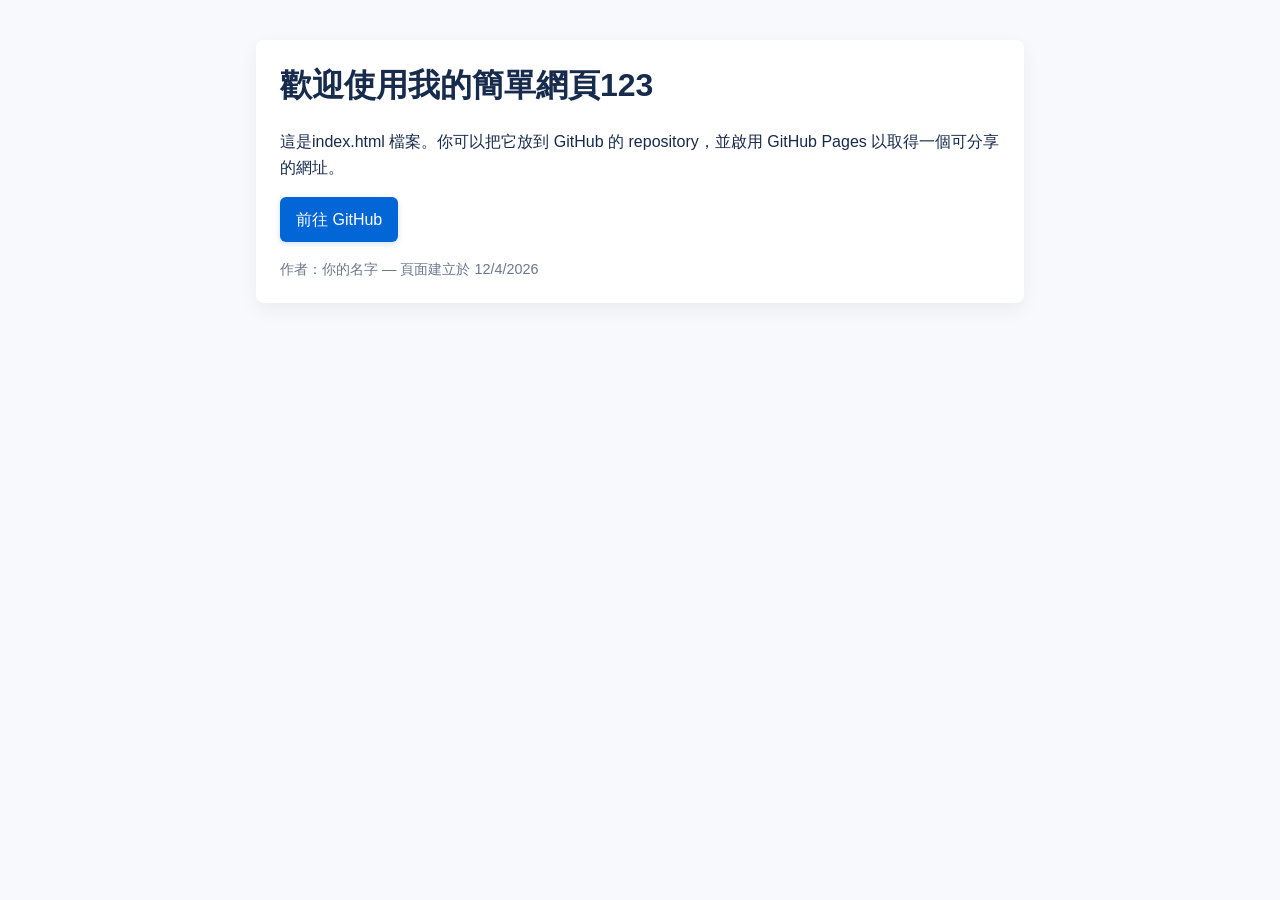
<file: index.html>
<!doctype html>
<html lang="zh-Hant">
<head>
  <meta charset="utf-8" />
  <meta name="viewport" content="width=device-width,initial-scale=1" />
  <title>我的簡單網頁123</title>
  <style>
    body { font-family: -apple-system, BlinkMacSystemFont, "Segoe UI", Roboto, "Noto Sans", "Microsoft JhengHei", sans-serif; margin: 40px; background: #f7f9fc; color:#172b4d; }
    .container { max-width: 720px; margin: 0 auto; padding: 24px; background: #fff; border-radius: 8px; box-shadow: 0 6px 18px rgba(16,24,40,0.06); }
    h1 { margin-top: 0; }
    p { line-height: 1.6; }
    .btn {
      display:inline-block; padding: 10px 16px; background:#0366d6; color:#fff; text-decoration:none; border-radius:6px;
      box-shadow: 0 2px 6px rgba(3,102,214,0.18);
    }
    .btn:hover { background:#024ea2; }
    footer { margin-top: 18px; font-size: 0.9rem; color:#6b778c; }
  </style>
</head>
<body>
  <div class="container">
    <h1>歡迎使用我的簡單網頁123</h1>
    <p>這是index.html 檔案。你可以把它放到 GitHub 的 repository，並啟用 GitHub Pages 以取得一個可分享的網址。</p>

    <p><a class="btn" href="https://github.com/">前往 GitHub</a></p>

    <footer>作者：你的名字 — 頁面建立於 <span id="today"></span></footer>
  </div>

  <script>
    // 顯示今天日期
    const d = new Date();
    document.getElementById('today').textContent = d.toLocaleDateString();
  </script>
</body>
</html>
</file>
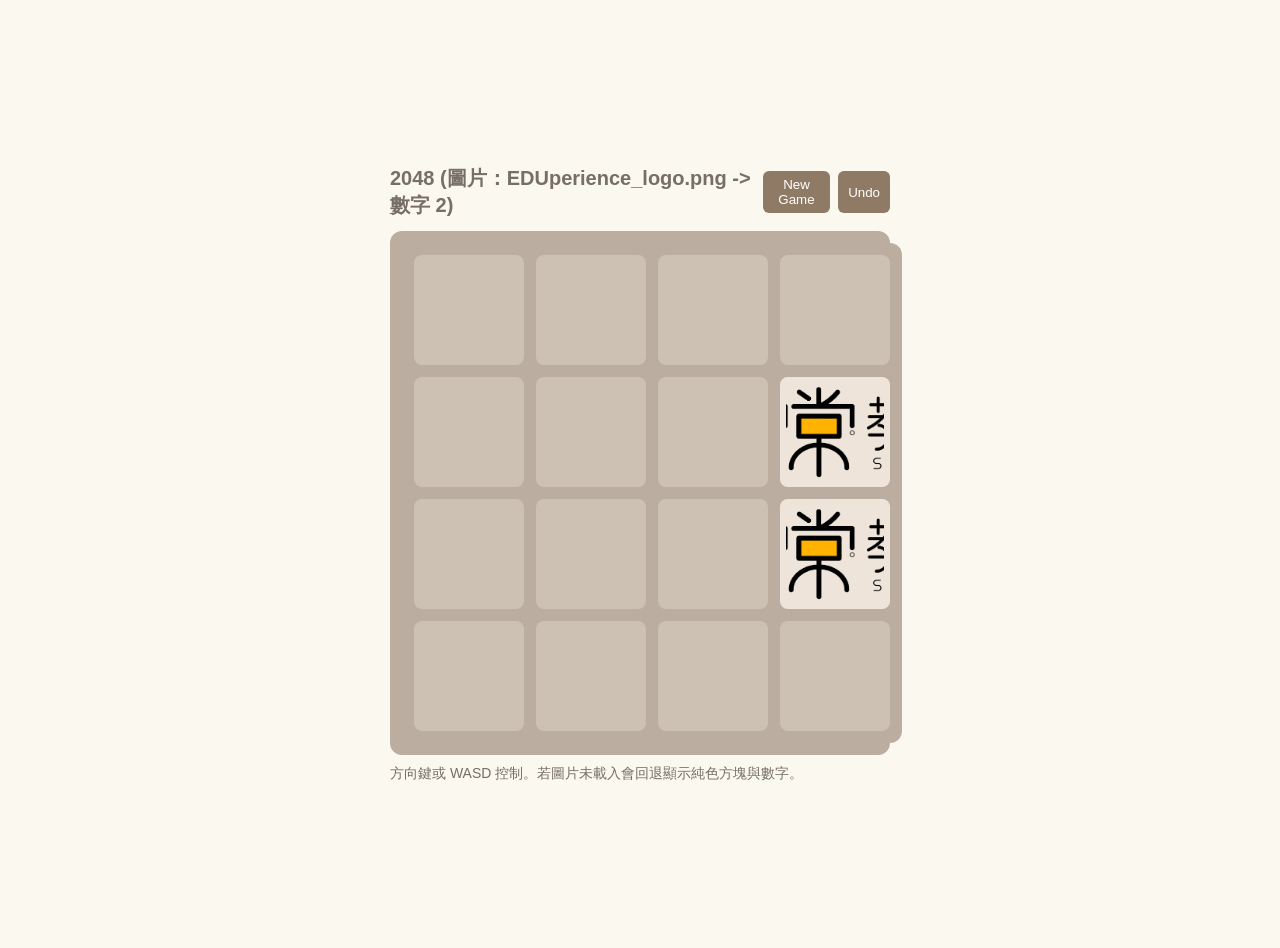
<file: 2048/index.html>
<!doctype html>
<html lang="zh-Hant">
<head>
<meta charset="utf-8" />
<meta name="viewport" content="width=device-width,initial-scale=1" />
<title>2048 with Image for 2</title>
<style>
  :root {
    --board-size: 500px;
    --bg: #faf8ef;
    --board-bg: #bbada0;
    --tile-gap: 12px;
    --tile-radius: 8px;
    --font-family: 'Segoe UI', Roboto, Helvetica, Arial, sans-serif;
  }
  html,body{height:100%;margin:0;background:var(--bg);font-family:var(--font-family);}
  .wrap{min-height:100%;display:flex;align-items:center;justify-content:center;padding:24px;}
  .game {
    width:var(--board-size);
    max-width:96vw;
  }
  header{display:flex;justify-content:space-between;align-items:center;margin-bottom:12px}
  h1{margin:0;font-size:20px;color:#776e65}
  .controls{display:flex;gap:8px}
  button{padding:6px 10px;border-radius:6px;border:none;background:#8f7a66;color:white;cursor:pointer}
  .board {
    background:var(--board-bg);
    padding:var(--tile-gap);
    border-radius:12px;
    position:relative;
    box-sizing:border-box;
  }
  canvas{width:100%;height:auto;display:block;border-radius:8px}
  .info{margin-top:10px;color:#776e65;font-size:14px}
</style>
</head>
<body>
  <div class="wrap">
    <div class="game">
      <header>
        <h1>2048 (圖片：EDUperience_logo.png -> 數字 2)</h1>
        <div class="controls">
          <button id="btnNew">New Game</button>
          <button id="btnUndo">Undo</button>
        </div>
      </header>

      <div class="board">
        <canvas id="c"></canvas>
      </div>

      <div class="info">
        方向鍵或 WASD 控制。若圖片未載入會回退顯示純色方塊與數字。
      </div>
    </div>
  </div>

<script>
/*
  簡化的 2048 實作（核心邏輯＋繪製）
  要點：
  - 使用 EDUperience_logo.png（與此 HTML 同一資料夾）當作數字 2 的 tile graphic。
  - cover 模式：圖片以填滿方塊方式畫入（保持比例，超出部分裁切）。
*/

const SIZE = 4;
const GAP = 12;
const TILE_RADIUS = 8;
const BOARD_PX = 500; // base pixel for canvas drawing (會依 CSS 寬度縮放)
const canvas = document.getElementById('c');
const ctx = canvas.getContext('2d');

let board = [];
let score = 0;
let prevState = null;

// 圖片資源
const imgMap = {};
const assets = { 2: 'EDUperience_logo.png' }; // 圖片檔名（與 HTML 同一資料夾）

// 初始化 canvas 大小，處理 HiDPI
function resizeCanvas() {
  const rect = canvas.getBoundingClientRect();
  const dpr = window.devicePixelRatio || 1;
  canvas.width = Math.round(rect.width * dpr);
  canvas.height = Math.round(rect.width * dpr); // 正方形
  ctx.setTransform(dpr, 0, 0, dpr, 0, 0);
  render();
}

// 預載圖片（同資料夾，省略 crossOrigin）
function loadImages(map) {
  const ps = [];
  for (const k in map) {
    const url = map[k];
    const img = new Image();
    const p = new Promise((res) => {
      img.onload = () => { imgMap[k] = img; res(); };
      img.onerror = () => { console.warn('Image failed:', url); imgMap[k] = null; res(); };
    });
    img.src = url;
    ps.push(p);
  }
  return Promise.all(ps);
}

// 初始化 board
function initBoard() {
  board = Array.from({length:SIZE},()=>Array(SIZE).fill(0));
  score = 0;
  prevState = null;
  placeRandom();
  placeRandom();
  render();
}

// 放置隨機方塊（2 或 4）
function placeRandom() {
  const empties = [];
  for (let y=0;y<SIZE;y++) for (let x=0;x<SIZE;x++) if (board[y][x]===0) empties.push({x,y});
  if (!empties.length) return;
  const spot = empties[Math.floor(Math.random()*empties.length)];
  const v = Math.random() < 0.9 ? 2 : 4;
  board[spot.y][spot.x] = v;
}

// 簡單狀態複製（用於 undo）
function cloneState() {
  return { board: board.map(r=>r.slice()), score };
}
function restoreState(s) {
  if (!s) return;
  board = s.board.map(r=>r.slice());
  score = s.score;
  render();
}

// 移動邏輯（上/下/左/右）
function move(dir) {
  // dir: 'left','right','up','down'
  prevState = cloneState();
  let moved = false;
  const mergedFlag = Array.from({length:SIZE},()=>Array(SIZE).fill(false));

  const iter = (x,y) => ({x,y});
  const range = (a,b,step=1) => { const arr=[]; for(let i=a;i!==b;i+=step) arr.push(i); return arr; };

  const traverse = {
    left:  { xs: range(0,SIZE,1), ys: range(0,SIZE,1),  dx:-1, dy:0,  primary:'x'},
    right: { xs: range(SIZE-1,-1,-1), ys: range(0,SIZE,1), dx:1, dy:0, primary:'x' },
    up:    { xs: range(0,SIZE,1), ys: range(0,SIZE,1), dx:0, dy:-1, primary:'y' },
    down:  { xs: range(0,SIZE,1), ys: range(SIZE-1,-1,-1), dx:0, dy:1, primary:'y' }
  }[dir];

  const movedThis = () => moved;

  if (!traverse) return;

  // generic move by repeatedly sliding each tile toward direction
  const trySlide = (sx, sy, dx, dy) => {
    if (board[sy][sx]===0) return false;
    let x = sx, y = sy;
    while (true) {
      const nx = x + dx, ny = y + dy;
      if (nx<0||nx>=SIZE||ny<0||ny>=SIZE) break;
      if (board[ny][nx] === 0) {
        board[ny][nx] = board[y][x];
        board[y][x] = 0;
        x = nx; y = ny;
        moved = true;
        continue;
      } else if (board[ny][nx] === board[y][x] && !mergedFlag[ny][nx] && !mergedFlag[y][x]) {
        board[ny][nx] *= 2;
        board[y][x] = 0;
        mergedFlag[ny][nx] = true;
        score += board[ny][nx];
        moved = true;
        break;
      } else break;
    }
    return true;
  };

  // run sweep multiple times to ensure full slide
  for (let pass=0; pass<SIZE; pass++) {
    for (const y of traverse.ys) {
      for (const x of traverse.xs) {
        trySlide(x,y,traverse.dx,traverse.dy);
      }
    }
  }

  if (moved) placeRandom();
  render();
  return moved;
}

// 判斷是否可移動（簡單）
function canMove() {
  for (let y=0;y<SIZE;y++) for (let x=0;x<SIZE;x++) {
    if (board[y][x]===0) return true;
    const v = board[y][x];
    if (x+1<SIZE && board[y][x+1]===v) return true;
    if (y+1<SIZE && board[y+1][x]===v) return true;
  }
  return false;
}

// 繪製
function render() {
  // canvas 寬度為 CSS 寬度（正方形），取得實際像素大小在 resizeCanvas 已處理
  const rect = canvas.getBoundingClientRect();
  const W = rect.width;
  // 背景清空
  ctx.clearRect(0,0,canvas.width,canvas.height);

  // 計算 tile 大小（cover board area）
  const gap = GAP;
  const totalGap = gap * (SIZE + 1);
  const tileSize = (W - totalGap) / SIZE;
  // 畫整個背景區塊（圓角）
  const boardW = W;
  const boardH = W;
  // 背景矩形（已在 CSS 有，但為了 canvas 美觀再畫一次淺背景）
  ctx.fillStyle = '#bbada0';
  roundRect(ctx, 0, 0, boardW, boardH, 12, true, false);

  // draw empty slots
  ctx.fillStyle = '#cdc1b4';
  for (let y=0;y<SIZE;y++){
    for (let x=0;x<SIZE;x++){
      const px = gap + x*(tileSize+gap);
      const py = gap + y*(tileSize+gap);
      roundRect(ctx, px, py, tileSize, tileSize, TILE_RADIUS, true, false);
    }
  }

  // draw tiles
  for (let y=0;y<SIZE;y++){
    for (let x=0;x<SIZE;x++){
      const val = board[y][x];
      if (val===0) continue;
      const px = gap + x*(tileSize+gap);
      const py = gap + y*(tileSize+gap);

      // tile bg
      const bg = tileBackgroundColor(val);
      ctx.fillStyle = bg;
      roundRect(ctx, px, py, tileSize, tileSize, TILE_RADIUS, true, false);

      // if val === 2 and image loaded -> draw image in cover mode
      if (val === 2 && imgMap[2]) {
        drawImageCover(ctx, imgMap[2], px, py, tileSize, tileSize);
      } else {
        // draw number text
        ctx.fillStyle = tileTextColor(val);
        const fontSize = Math.floor(tileSize * (val >= 1024 ? 0.36 : 0.5));
        ctx.font = `bold ${fontSize}px sans-serif`;
        ctx.textAlign = 'center';
        ctx.textBaseline = 'middle';
        ctx.fillText(String(val), px + tileSize/2, py + tileSize/2);
      }
    }
  }
}

// 輔助：cover 模式畫圖（保持比例，填滿並裁切）
function drawImageCover(ctx, img, x, y, w, h) {
  const imgRatio = img.width / img.height;
  const boxRatio = w / h;
  let sx, sy, sw, sh;
  if (imgRatio > boxRatio) {
    // 圖片較寬 -> 剪掉左右
    sh = img.height;
    sw = img.height * boxRatio;
    sx = (img.width - sw) / 2;
    sy = 0;
  } else {
    // 圖片較高 -> 剪掉上下
    sw = img.width;
    sh = img.width / boxRatio;
    sx = 0;
    sy = (img.height - sh) / 2;
  }
  ctx.save();
  // create inner padding so image doesn't touch rounded corners too tightly
  const pad = Math.max(4, Math.floor(w * 0.06));
  const dx = x + pad, dy = y + pad, dw = w - pad*2, dh = h - pad*2;
  // clip to rounded rect
  clipRoundRect(ctx, dx, dy, dw, dh, TILE_RADIUS);
  ctx.drawImage(img, sx, sy, sw, sh, dx, dy, dw, dh);
  ctx.restore();
}

// 顏色設定（簡單版）
function tileBackgroundColor(val) {
  const map = {
    2: '#eee4da',
    4: '#ede0c8',
    8: '#f2b179',
    16: '#f59563',
    32: '#f67c5f',
    64: '#f65e3b',
    128: '#edcf72',
    256: '#edcc61',
    512: '#edc850',
    1024: '#edc53f',
    2048: '#edc22e'
  };
  return map[val] || '#3c3a32';
}
function tileTextColor(val) {
  return val <= 4 ? '#776e65' : '#f9f6f2';
}

// 圓角矩形與剪裁
function roundRect(ctx,x,y,w,h,r,fill,stroke){
  if (r> w/2) r = w/2;
  if (r> h/2) r = h/2;
  ctx.beginPath();
  ctx.moveTo(x+r,y);
  ctx.arcTo(x+w,y,x+w,y+h,r);
  ctx.arcTo(x+w,y+h,x,y+h,r);
  ctx.arcTo(x,y+h,x,y,r);
  ctx.arcTo(x,y,x+w,y,r);
  ctx.closePath();
  if (fill) ctx.fill();
  if (stroke) ctx.stroke();
}
function clipRoundRect(ctx,x,y,w,h,r){
  ctx.beginPath();
  ctx.moveTo(x+r,y);
  ctx.arcTo(x+w,y,x+w,y+h,r);
  ctx.arcTo(x+w,y+h,x,y+h,r);
  ctx.arcTo(x,y+h,x,y,r);
  ctx.arcTo(x,y,x+w,y,r);
  ctx.closePath();
  ctx.clip();
}

// 鍵盤控制
window.addEventListener('keydown', (e)=>{
  if (['ArrowLeft','ArrowRight','ArrowUp','ArrowDown','w','a','s','d','W','A','S','D'].includes(e.key)) {
    e.preventDefault();
    if (e.key === 'ArrowLeft' || e.key==='a' || e.key==='A') move('left');
    if (e.key === 'ArrowRight' || e.key==='d' || e.key==='D') move('right');
    if (e.key === 'ArrowUp' || e.key==='w' || e.key==='W') move('up');
    if (e.key === 'ArrowDown' || e.key==='s' || e.key==='S') move('down');
  }
});

// UI 按鈕
document.getElementById('btnNew').addEventListener('click', initBoard);
document.getElementById('btnUndo').addEventListener('click', ()=>restoreState(prevState));

// 窗口調整
window.addEventListener('resize', resizeCanvas);

// 初始執行
(async function start(){
  // 設定 canvas CSS 大小（正方形），以容器寬度為依據
  const gameEl = document.querySelector('.game');
  const w = Math.min(500, window.innerWidth * 0.9);
  canvas.style.width = w + 'px';
  canvas.style.height = w + 'px';

  await loadImages(assets); // 載入圖片（如果失敗會回退）
  initBoard();
  resizeCanvas();
})();

</script>
</body>
</html>
</file>
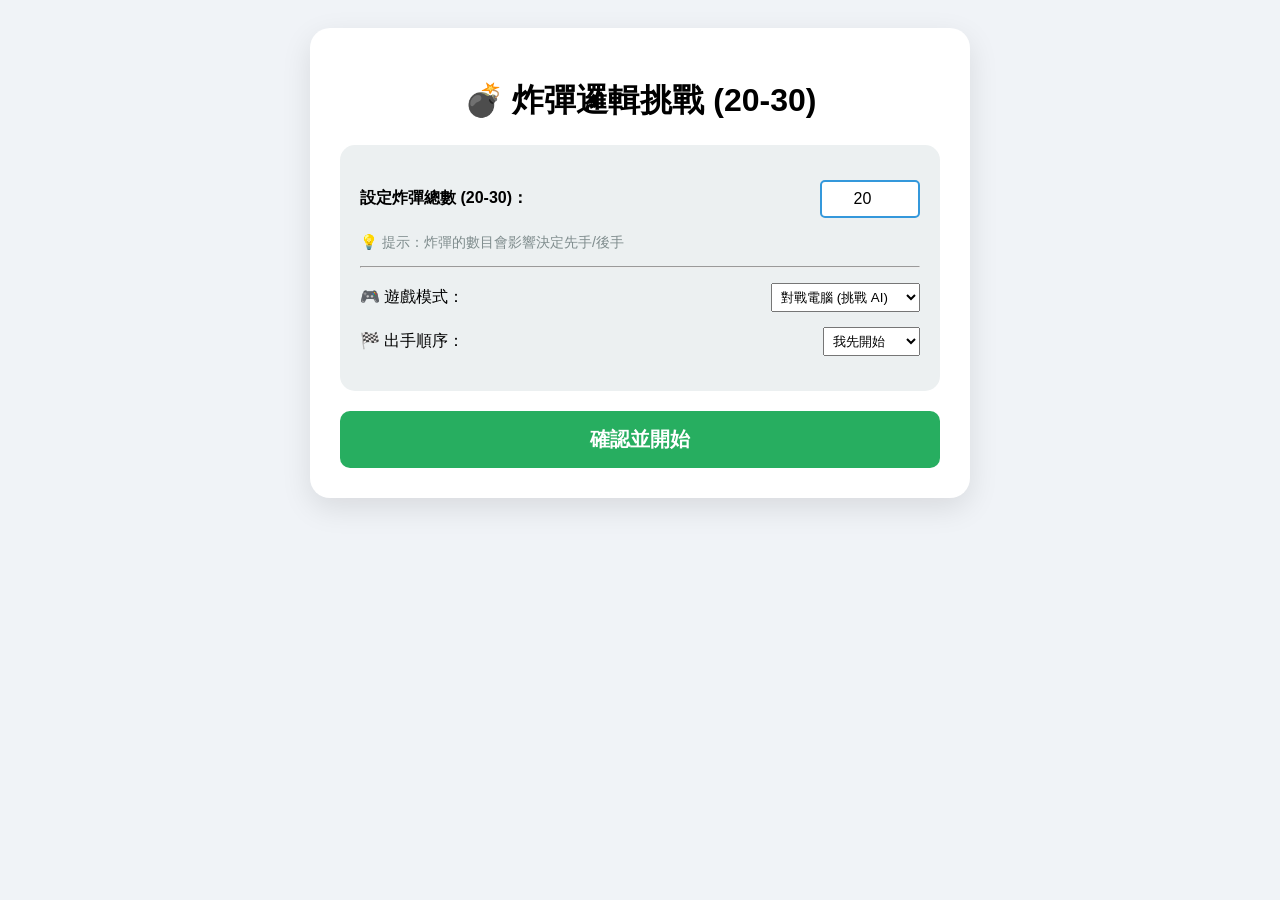
<file: Bomb/index.html>
<!DOCTYPE html>
<html lang="zh-TW">
<head>
    <meta charset="UTF-8">
    <title>💣 炸彈大挑戰 (20-30 模式)</title>
    <style>
        body { font-family: '微軟正黑體', sans-serif; text-align: center; background-color: #f0f3f7; padding: 20px; }
        #game-container { max-width: 600px; margin: auto; background: white; padding: 30px; border-radius: 20px; box-shadow: 0 10px 30px rgba(0,0,0,0.1); }
        .bomb-grid { display: flex; flex-wrap: wrap; gap: 8px; margin: 25px 0; justify-content: center; padding: 15px; background: #fafafa; border-radius: 10px; min-height: 150px; }
        .bomb { font-size: 28px; transition: all 0.3s ease; width: 35px; }
        .bomb.removed { opacity: 0; transform: scale(0); width: 0; margin: 0; }
        .controls button { padding: 12px 25px; font-size: 18px; cursor: pointer; border: none; border-radius: 10px; background-color: #e67e22; color: white; margin: 5px; box-shadow: 0 4px 0 #d35400; }
        .controls button:active { transform: translateY(4px); box-shadow: none; }
        .controls button:disabled { background-color: #bdc3c7; box-shadow: none; cursor: not-allowed; }
        .setup-section { background: #ecf0f1; padding: 20px; border-radius: 15px; margin-bottom: 20px; text-align: left; }
        .setup-item { margin: 15px 0; display: flex; align-items: center; justify-content: space-between; }
        input[type="number"] { padding: 8px; font-size: 16px; border-radius: 5px; border: 2px solid #3498db; width: 80px; text-align: center; }
        .status-box { font-size: 1.3em; font-weight: bold; margin: 15px 0; color: #2c3e50; border-bottom: 2px solid #eee; padding-bottom: 10px; }
        .log { color: #e74c3c; font-weight: bold; min-height: 24px; margin-top: 10px; }
        .hint { font-size: 0.9em; color: #7f8c8d; margin-top: 5px; }
    </style>
</head>
<body>

<div id="game-container">
    <h1>💣 炸彈邏輯挑戰 (20-30)</h1>
    
    <div id="setup">
        <div class="setup-section">
            <div class="setup-item">
                <label><strong>設定炸彈總數 (20-30)：</strong></label>
                <input type="number" id="total-bombs-input" value="20" min="20" max="30" oninput="validateInput(this)">
            </div>
            <p class="hint">💡 提示：炸彈的數目會影響決定先手/後手</p>
            <hr>
            <div class="setup-item">
                <label>🎮 遊戲模式：</label>
                <select id="mode" onchange="toggleOrderSelect()" style="padding:5px;">
                    <option value="pve">對戰電腦 (挑戰 AI)</option>
                    <option value="pvp">雙人對戰 (朋友練習)</option>
                </select>
            </div>
            <div id="order-select-area" class="setup-item">
                <label>🏁 出手順序：</label>
                <select id="first-player" style="padding:5px;">
                    <option value="player">我先開始</option>
                    <option value="computer">電腦先開始</option>
                </select>
            </div>
        </div>
        <button onclick="startGame()" style="padding: 15px; background: #27ae60; color: white; border: none; border-radius: 10px; cursor: pointer; font-size: 20px; width: 100%; font-weight: bold;">確認並開始</button>
    </div>

    <div id="game-area" style="display:none;">
        <div class="status-box" id="statusText">剩餘：20</div>
        <div class="bomb-grid" id="bombGrid"></div>
        <div class="controls" id="moveControls">
            <button onclick="handleMove(1)">拿 1 個</button>
            <button onclick="handleMove(2)">拿 2 個</button>
            <button onclick="handleMove(3)">拿 3 個</button>
        </div>
        <p class="log" id="actionLog"></p>
        <button onclick="resetToMenu()" style="background: none; border: 1px solid #ccc; color: #95a5a6; margin-top: 25px; cursor: pointer; padding: 5px 15px; border-radius: 5px;">返回重新設定</button>
    </div>
</div>

<script>
    let bombs = 20;
    let isPvE = true;
    let turn = ""; 

    function validateInput(input) {
        if (input.value > 30) input.value = 30;
        if (input.value < 20 && input.value !== "") input.value = 20;
    }

    function toggleOrderSelect() {
        const mode = document.getElementById('mode').value;
        document.getElementById('order-select-area').style.display = (mode === 'pvp') ? 'none' : 'block';
    }

    function startGame() {
        let inputVal = parseInt(document.getElementById('total-bombs-input').value);
        if (isNaN(inputVal)) inputVal = 20;
        
        bombs = inputVal;
        isPvE = document.getElementById('mode').value === 'pve';
        const first = document.getElementById('first-player').value;
        
        turn = (isPvE && first === 'computer') ? "player2" : "player1";
        
        document.getElementById('setup').style.display = 'none';
        document.getElementById('game-area').style.display = 'block';
        
        renderInitialBombs();
        updateDisplay();
        
        if (isPvE && turn === "player2") {
            setTimeout(computerMove, 1000);
        }
    }

    function renderInitialBombs() {
        const grid = document.getElementById('bombGrid');
        grid.innerHTML = '';
        for (let i = 0; i < bombs; i++) {
            const div = document.createElement('div');
            div.className = 'bomb';
            div.innerText = '💣';
            div.id = 'bomb-' + i;
            grid.appendChild(div);
        }
    }

    function updateDisplay() {
        let name = (turn === "player1") ? "玩家 1" : (isPvE ? "電腦" : "玩家 2");
        document.getElementById('statusText').innerText = `剩餘炸彈：${bombs} | 輪到：${name}`;
        
        const btns = document.getElementById('moveControls').getElementsByTagName('button');
        for (let i = 0; i < 3; i++) {
            btns[i].disabled = (i + 1 > bombs) || (isPvE && turn === "player2");
        }
    }

    function handleMove(count) {
        if (count > bombs) return;
        executeMove(count);
    }

    function executeMove(count) {
        let name = (turn === "player1") ? "玩家 1" : (isPvE ? "電腦" : "玩家 2");
        document.getElementById('actionLog').innerText = `${name} 拿走了 ${count} 個！`;
        
        for (let i = 0; i < count; i++) {
            const b = document.getElementById('bomb-' + (bombs - 1 - i));
            if (b) b.classList.add('removed');
        }

        bombs -= count;
        
        if (bombs === 0) {
            updateDisplay();
            setTimeout(() => {
                alert(`💥 砰！最後一顆被 ${name} 拿走了，他輸了！`);
                resetToMenu();
            }, 300);
            return;
        }

        turn = (turn === "player1") ? "player2" : "player1";
        updateDisplay();

        if (isPvE && turn === "player2") {
            setTimeout(computerMove, 1000);
        }
    }

    function computerMove() {
        // 核心數學邏輯：目標 (4n + 1)
        let move = (bombs - 1) % 4;
        if (move === 0) move = 1; 
        executeMove(move);
    }

    function resetToMenu() {
        document.getElementById('setup').style.display = 'block';
        document.getElementById('game-area').style.display = 'none';
        document.getElementById('actionLog').innerText = '';
    }
</script>
</body>
</html>
</file>
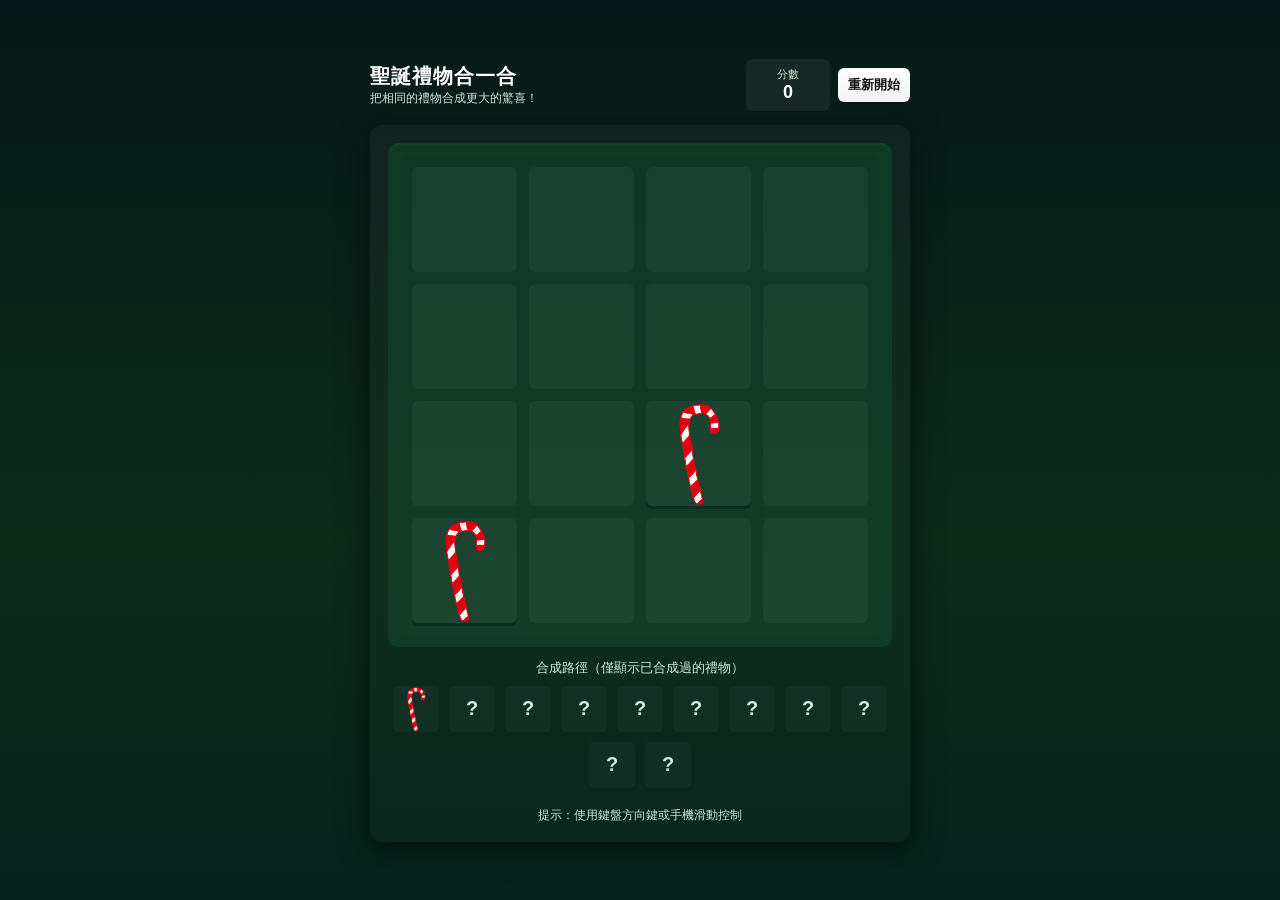
<file: Christmas2048/index.html>
<!doctype html>
<html lang="zh-Hant">
<head>
<meta charset="utf-8" />
<meta name="viewport" content="width=device-width,initial-scale=1" />
<title>聖誕禮物合一合</title>
<style>
:root{
  --bg:#0b2a1a;
  --board:#0f3b27;
  --tile-empty: rgba(255,255,255,0.04);
  --text:#fff;
  --accent:#e63946;
}
*{box-sizing:border-box}
html,body{height:100%}
body{
  margin:0;
  font-family: "Segoe UI", Roboto, "Noto Sans TC", "Helvetica Neue", Arial;
  background: linear-gradient(180deg,#071918 0%, #0b2a1a 60%, #05231b 100%);
  color:var(--text);
  -webkit-font-smoothing:antialiased;
  -moz-osx-font-smoothing:grayscale;
  display:flex;
  align-items:center;
  justify-content:center;
  padding:20px;
}

/* container */
.wrapper{
  width:100%;
  max-width:540px;
  margin:0 auto;
}

/* header */
.header{
  display:flex;
  align-items:center;
  justify-content:space-between;
  gap:12px;
  margin-bottom:14px;
}
.title{
  display:flex;
  flex-direction:column;
}
.title h1{
  margin:0;
  font-size:20px;
  letter-spacing:1px;
}
.title p{
  margin:0;
  font-size:12px;
  color: #cfe9d9;
}
.controls{
  display:flex;
  gap:8px;
  align-items:center;
}
.button{
  background:linear-gradient(180deg,#fff 0%, #f2f2f2 100%);
  color:#111;
  border-radius:6px;
  padding:8px 10px;
  font-weight:600;
  font-size:13px;
  cursor:pointer;
  border:none;
  box-shadow: 0 2px 0 rgba(0,0,0,0.15);
}
.scoreboard{
  background: rgba(255,255,255,0.06);
  padding:8px 10px;
  border-radius:6px;
  text-align:center;
  min-width:84px;
}
.scoreboard .label{font-size:11px;color:#cfe9d9}
.scoreboard .value{font-size:18px;font-weight:700}

/* game area */
.game{
  background: linear-gradient(180deg, rgba(255,255,255,0.03), rgba(255,255,255,0.01));
  padding:18px;
  border-radius:12px;
  box-shadow: 0 6px 30px rgba(0,0,0,0.5);
}
.board{
  position:relative;
  width:100%;
  padding:12px;
  background:var(--board);
  border-radius:10px;
  box-shadow: inset 0 2px 0 rgba(255,255,255,0.02);
  touch-action: none;
}

/* grid background - using CSS grid for background cells */
.grid{
  position:relative;
  width:100%;
  padding:12px;
  background: linear-gradient(180deg, rgba(0,0,0,0.04), rgba(255,255,255,0.01));
  border-radius:8px;
  box-sizing:border-box;
  display:grid;
  grid-template-columns: repeat(4, 1fr);
  grid-gap:12px;
}
.cell{
  background:var(--tile-empty);
  padding:0;
  border-radius:6px;
  min-height:0;
  overflow:hidden;
  position:relative;
  aspect-ratio: 1 / 1;
}

/* tile: absolute positioned within .grid container, but aligned to cell positions exactly */
.tile{
  position:absolute;
  width: var(--cell-size);
  height: var(--cell-size);
  display:flex;
  align-items:center;
  justify-content:center;
  border-radius:6px;
  will-change: transform, opacity, top, left;
  transition: transform 120ms ease, top 120ms ease, left 120ms ease, opacity 120ms ease;
  box-shadow: 0 3px 0 rgba(0,0,0,0.25);
  overflow:hidden;
  z-index:10;
  background: transparent;
}
.tile img{
  width:100%;
  height:100%;
  object-fit:contain;
  display:block;
  pointer-events:none;
}

/* overlay messages */
.overlay{
  position:absolute;
  left:0;right:0;top:0;bottom:0;
  background: linear-gradient(180deg, rgba(2,6,4,0.6), rgba(0,0,0,0.6));
  display:flex;
  align-items:center;
  justify-content:center;
  border-radius:10px;
  color:#fff;
  flex-direction:column;
  gap:12px;
  font-size:18px;
  z-index:60;
}
.overlay h2{margin:0;font-size:20px}
.overlay p{margin:0;font-size:14px;color:#e6f7ee}
.overlay .small{font-size:13px;color:#cfe9d9}

/* path area */
.path-area{
  margin-top:12px;
  display:flex;
  flex-direction:column;
  gap:8px;
  align-items:center;
}
.path-row{
  display:flex;
  gap:8px;
  align-items:center;
  flex-wrap:wrap;
  justify-content:center;
}
.path-item{
  width:48px;height:48px;border-radius:6px;overflow:hidden;background:rgba(255,255,255,0.03);
  display:flex;align-items:center;justify-content:center;
  border:1px solid rgba(0,0,0,0.15);
  font-size:20px;color:#cfe9d9;font-weight:700;
}
.path-item img{width:100%;height:100%;object-fit:contain}

/* footer hint */
.hint{margin-top:10px;font-size:12px;color:#cfe9d9;text-align:center}

/* responsive tweaks */
@media (max-width:420px){
  .tile{transition: transform 100ms ease, top 100ms ease, left 100ms ease;}
  .cell{min-height:56px}
  .path-item{width:40px;height:40px;font-size:16px}
}
</style>
</head>
<body>
<div class="wrapper">
  <div class="header">
    <div class="title">
      <h1>聖誕禮物合一合</h1>
      <p>把相同的禮物合成更大的驚喜！</p>
    </div>
    <div class="controls">
      <div class="scoreboard">
        <div class="label">分數</div>
        <div class="value" id="score">0</div>
      </div>
      <button class="button" id="newGame">重新開始</button>
    </div>
  </div>

  <div class="game">
    <div class="board" id="board">
      <div class="grid" id="grid">
        <!-- 16 cells as background -->
      </div>

      <!-- overlay (win/lose) -->
      <div id="overlay" class="overlay" style="display:none;">
        <h2 id="overlayTitle">你贏了！</h2>
        <p id="overlayMsg">合出 2048！可以繼續挑戰隱藏禮物。</p>
        <div style="display:flex;gap:8px;">
          <button class="button" id="keepPlaying">繼續挑戰</button>
          <button class="button" id="restartFromOverlay">重新開始</button>
        </div>
      </div>
    </div>

    <div class="path-area">
      <div style="font-size:13px;color:#cfe9d9">合成路徑（僅顯示已合成過的禮物）</div>
      <div class="path-row" id="pathRow">
        <!-- path icons will be injected here -->
      </div>
      <div class="hint">提示：使用鍵盤方向鍵或手機滑動控制</div>
    </div>
  </div>
</div>

<script>
/*
  改進重點：
  - 讓圖片(tile)精準對齊格子：使用 grid 的 cell 大小計算 --cell-size，並將 tile 絕對定位到 grid container，top/left 與 cell 完全一致（與原版 2048 行為一致）。
  - 合成路徑只列出已合成（玩家曾經獲得過）或起始 2 的圖示；未合成的顯示 "?". (例如：當玩家曾經合出 8，path 顯示 2,4,8,? ... 直到 2048)
  - 保持所有資源為同一資料夾：2.png,4.png,...,4096.png (若不存在對應圖檔，會顯示 "?" 或空白底)
*/

(function(){
  const SIZE = 4;
  const START_TILES = 2;
  const HIDDEN_MAX = 4096;
  const WIN_VALUE = 2048;

  const gridEl = document.getElementById('grid');
  const boardEl = document.getElementById('board');
  const scoreEl = document.getElementById('score');
  const overlay = document.getElementById('overlay');
  const overlayTitle = document.getElementById('overlayTitle');
  const overlayMsg = document.getElementById('overlayMsg');
  const newGameBtn = document.getElementById('newGame');
  const keepPlayingBtn = document.getElementById('keepPlaying');
  const restartFromOverlayBtn = document.getElementById('restartFromOverlay');
  const pathRow = document.getElementById('pathRow');

  let cells = []; // tiles: {id, x, y, value, merged}
  let score = 0;
  let won = false;
  let over = false;
  let nextTileId = 1;
  let createdValuesSet = new Set(); // track values player has ever produced (for path)

  // build 4x4 background cells
  function buildGrid(){
    gridEl.innerHTML = '';
    for(let i=0;i<SIZE*SIZE;i++){
      const cell = document.createElement('div');
      cell.className = 'cell';
      gridEl.appendChild(cell);
    }
    updateCellSizeCSS();
    window.requestAnimationFrame(() => updateTilePositions()); // ensure tiles re-position if any
  }

  // compute and set --cell-size based on first cell's computed size
  function updateCellSizeCSS(){
    const cell = gridEl.querySelector('.cell');
    if(!cell) return;
    const rect = cell.getBoundingClientRect();
    const sizePx = Math.round(rect.width);
    gridEl.style.setProperty('--cell-size', sizePx + 'px');
  }

  // safe get cell tile by coords
  function getCell(x,y){
    return cells.find(t => t.x===x && t.y===y);
  }

  function removeTileById(id){
    const idx = cells.findIndex(t=>t.id===id);
    if(idx>=0) cells.splice(idx,1);
  }

  function addRandomTile(){
    const empties = [];
    for(let x=0;x<SIZE;x++) for(let y=0;y<SIZE;y++){
      if(!getCell(x,y)) empties.push({x,y});
    }
    if(empties.length === 0) return false;
    const spot = empties[Math.floor(Math.random()*empties.length)];
    const value = Math.random() < 0.9 ? 2 : 4;
    const tile = { id: nextTileId++, x: spot.x, y: spot.y, value: value, merged: false };
    cells.push(tile);
    createdValuesSet.add(value);
    renderTiles(); // show new tile with appear position
    return true;
  }

  // render all tiles: create DOM elements, position them exactly over cells
  function renderTiles(){
    // keep transitions smooth: reuse existing .tile elements when possible (by data-id),
    // remove ones that no longer exist, add new ones.
    const container = gridEl; // tiles absolute positioned inside grid
    // create a map of existing tile DOM by id
    const existing = {};
    container.querySelectorAll('.tile').forEach(el => {
      existing[el.dataset.id] = el;
    });

    // remove dom elements not in cells
    for(const id in existing){
      if(!cells.find(t => String(t.id) === String(id))){
        existing[id].remove();
        delete existing[id];
      }
    }

    // create or update elements for each tile
    for(const tile of cells){
      let el = existing[tile.id];
      if(!el){
        el = document.createElement('div');
        el.className = 'tile';
        el.dataset.id = tile.id;
        // image element
        const img = document.createElement('img');
        img.alt = String(tile.value);
        img.draggable = false;
        img.src = tileImageFor(tile.value);
        img.onerror = function(){ this.style.display='none'; this.parentNode.style.background='rgba(255,255,255,0.04)'; };
        el.appendChild(img);
        // insert into grid container
        container.appendChild(el);
      } else {
        // update image src in case value changed (merged)
        const img = el.querySelector('img');
        if(img && String(img.alt) !== String(tile.value)){
          img.alt = String(tile.value);
          img.src = tileImageFor(tile.value);
        }
      }
      // set size (in case CSS var changed)
      el.style.width = getComputedStyle(gridEl).getPropertyValue('--cell-size') || '';
      el.style.height = getComputedStyle(gridEl).getPropertyValue('--cell-size') || '';
      // set top/left precisely according to target cell rect relative to grid
      positionTileElement(el, tile.x, tile.y);
    }

    // rebuild path area to reflect any newly created values
    buildPathArea();
  }

  // compute top/left for tile in grid coordinates and set style.top/left (not transform)
  function positionTileElement(el, x, y){
    const cellIndex = y * SIZE + x;
    const cellEl = gridEl.children[cellIndex];
    if(!cellEl) return;
    const gridRect = gridEl.getBoundingClientRect();
    const cellRect = cellEl.getBoundingClientRect();
    const left = Math.round(cellRect.left - gridRect.left);
    const top = Math.round(cellRect.top - gridRect.top);
    // apply CSS top/left to absolute positioned tile
    // we use px values; transitions defined in CSS will animate top/left
    el.style.left = left + 'px';
    el.style.top = top + 'px';
  }

  function tileImageFor(val){
    return val + '.png';
  }

  function resetMergedFlags(){
    cells.forEach(t => t.merged = false);
  }

  // Movement logic (faithful to 2048): build traversal order, for each tile move/merge to farthest
  function move(direction){
    if(over) return;
    let moved = false;
    resetMergedFlags();

    const vector = { left:{x:-1,y:0}, right:{x:1,y:0}, up:{x:0,y:-1}, down:{x:0,y:1} }[direction];

    // traversal order depends on direction
    const range = n => Array.from(Array(n).keys());
    let traversals = { x: range(SIZE), y: range(SIZE) };
    if(direction === 'right') traversals.x = traversals.x.reverse();
    if(direction === 'down') traversals.y = traversals.y.reverse();

    // function to find farthest position for a tile
    function findFarthestPosition(x, y, dir){
      let previous;
      while(true){
        const nextX = x + dir.x, nextY = y + dir.y;
        if(nextX < 0 || nextX >= SIZE || nextY < 0 || nextY >= SIZE) break;
        if(getCell(nextX,nextY)) break;
        previous = {x: nextX, y: nextY};
        x = nextX; y = nextY;
      }
      return previous || {x, y};
    }

    // For each position in traversal order, attempt to move tile
    for(const x of traversals.x){
      for(const y of traversals.y){
        const tile = getCell(x,y);
        if(!tile) continue;
        let pos = findFarthestPosition(x,y,vector);
        const nextX = pos.x + vector.x;
        const nextY = pos.y + vector.y;
        // check merge possibility
        if(nextX >=0 && nextX < SIZE && nextY >=0 && nextY < SIZE){
          const other = getCell(nextX,nextY);
          if(other && other.value === tile.value && !other.merged && !tile.merged){
            // merge tile into other
            const newValue = tile.value * 2;
            // move tile to other's position for animation, then remove it and update other
            tile.x = nextX; tile.y = nextY;
            tile.merged = true;
            other.merged = true;
            // remove the moving tile element after positioning (we will update DOM)
            removeTileById(tile.id); // remove moving tile data; keep 'other' but update its value
            other.value = newValue;
            createdValuesSet.add(newValue);
            score += newValue;
            moved = true;
            // continue to next tile
            continue;
          }
        }
        // else move to farthest available position (pos holds farthest)
        if(pos.x !== x || pos.y !== y){
          tile.x = pos.x;
          tile.y = pos.y;
          moved = true;
        }
      }
    }

    if(moved){
      // after move & merges, re-render positions, then add random tile
      renderTiles();
      // slight delay to allow visual move, then add new tile and re-render
      setTimeout(() => {
        addRandomTile();
        updateScore();
        renderTiles();
        checkWin();
        checkGameOver();
      }, 120);
    }
  }

  function checkWin(){
    if(won) return;
    if(cells.some(t => t.value === WIN_VALUE)){
      won = true;
      showOverlay(true, "通關！", "恭喜你合出 2048！你可以選擇繼續挑戰隱藏禮物。");
    }
  }

  function checkGameOver(){
    // if any empty cell exists -> not over
    for(let x=0;x<SIZE;x++) for(let y=0;y<SIZE;y++){
      if(!getCell(x,y)) return false;
    }
    // check for possible merges
    for(let x=0;x<SIZE;x++){
      for(let y=0;y<SIZE;y++){
        const val = getCell(x,y).value;
        const neighbors = [{x:x+1,y},{x:x-1,y},{x,y:y+1},{x,y:y-1}];
        for(const n of neighbors){
          if(n.x>=0 && n.x<SIZE && n.y>=0 && n.y<SIZE){
            if(getCell(n.x,n.y).value === val) return false;
          }
        }
      }
    }
    over = true;
    showOverlay(false, "遊戲結束", "沒有更多步驟可以合成");
    return true;
  }

  function updateScore(){
    scoreEl.textContent = score;
  }

  function showOverlay(isWin, title, msg){
    overlayTitle.textContent = title;
    overlayMsg.textContent = msg;
    overlay.style.display = 'flex';
    overlay.style.pointerEvents = 'auto';
  }

  function hideOverlay(){
    overlay.style.display = 'none';
  }

  function newGame(){
    cells = [];
    score = 0;
    won = false;
    over = false;
    nextTileId = 1;
    createdValuesSet = new Set([2]); // 2 is always available since starting tile can be 2 or 4; include 2 as known
    updateScore();
    hideOverlay();
    buildGrid();
    for(let i=0;i<START_TILES;i++) addRandomTile();
    renderTiles();
  }

  // Build path area: show sequence 2,4,8,...,2048, but only values present in createdValuesSet show their image; others show '?'
  function buildPathArea(){
    const pathValues = [];
    let v = 2;
    while(v <= WIN_VALUE){
      pathValues.push(v);
      v *= 2;
    }
    // optionally include hidden 4096 as part of extended path (but per request path to 2048; 4096 is hidden tile)
    pathRow.innerHTML = '';
    for(const val of pathValues){
      const item = document.createElement('div');
      item.className = 'path-item';
      // if value in createdValuesSet -> show image (if available); else show '?'
      if(createdValuesSet.has(val)){
        const img = document.createElement('img');
        img.src = tileImageFor(val);
        img.alt = String(val);
        img.onerror = function(){ this.style.display='none'; item.textContent = '?'; item.style.fontSize='20px'; };
        item.appendChild(img);
      } else {
        item.textContent = '?';
      }
      pathRow.appendChild(item);
    }
  }

  // Input handling
  window.addEventListener('keydown', function(e){
    if(['ArrowUp','ArrowDown','ArrowLeft','ArrowRight','w','a','s','d'].indexOf(e.key) === -1) return;
    e.preventDefault();
    switch(e.key){
      case 'ArrowUp': case 'w': move('up'); break;
      case 'ArrowDown': case 's': move('down'); break;
      case 'ArrowLeft': case 'a': move('left'); break;
      case 'ArrowRight': case 'd': move('right'); break;
    }
  });

  // Touch swipe
  let touchStart = null;
  boardEl.addEventListener('touchstart', function(e){
    if(!e.touches) return;
    touchStart = {x: e.touches[0].clientX, y: e.touches[0].clientY};
  }, {passive:true});

  boardEl.addEventListener('touchend', function(e){
    if(!touchStart) return;
    const touch = e.changedTouches[0];
    const dx = touch.clientX - touchStart.x;
    const dy = touch.clientY - touchStart.y;
    const absX = Math.abs(dx);
    const absY = Math.abs(dy);
    const threshold = 20;
    if(Math.max(absX,absY) > threshold){
      if(absX > absY){
        if(dx > 0) move('right'); else move('left');
      } else {
        if(dy > 0) move('down'); else move('up');
      }
    }
    touchStart = null;
  }, {passive:true});

  // Buttons
  newGameBtn.addEventListener('click', newGame);
  keepPlayingBtn.addEventListener('click', function(){
    hideOverlay();
  });
  restartFromOverlayBtn.addEventListener('click', newGame);

  // On resize, update cell size and reposition tiles
  let resizeObserver = new ResizeObserver(() => {
    updateCellSizeCSS();
    // reposition all tile DOMs to match cell positions
    updateTilePositions();
  });
  resizeObserver.observe(gridEl);
  window.addEventListener('orientationchange', () => setTimeout(() => { updateCellSizeCSS(); updateTilePositions(); }, 200));

  function updateTilePositions(){
    gridEl.querySelectorAll('.tile').forEach(el => {
      // find tile data by id
      const id = el.dataset.id;
      const tileData = cells.find(t => String(t.id) === String(id));
      if(tileData){
        positionTileElement(el, tileData.x, tileData.y);
        el.style.width = getComputedStyle(gridEl).getPropertyValue('--cell-size') || '';
        el.style.height = getComputedStyle(gridEl).getPropertyValue('--cell-size') || '';
      } else {
        // if no matching data, remove element
        el.remove();
      }
    });
  }

  // Initialize
  buildGrid();
  newGame();

  // Expose for debugging
  window._game = {
    cells, move, newGame, getScore: ()=>score, createdValuesSet
  };

})();
</script>
</body>
</html>
</file>
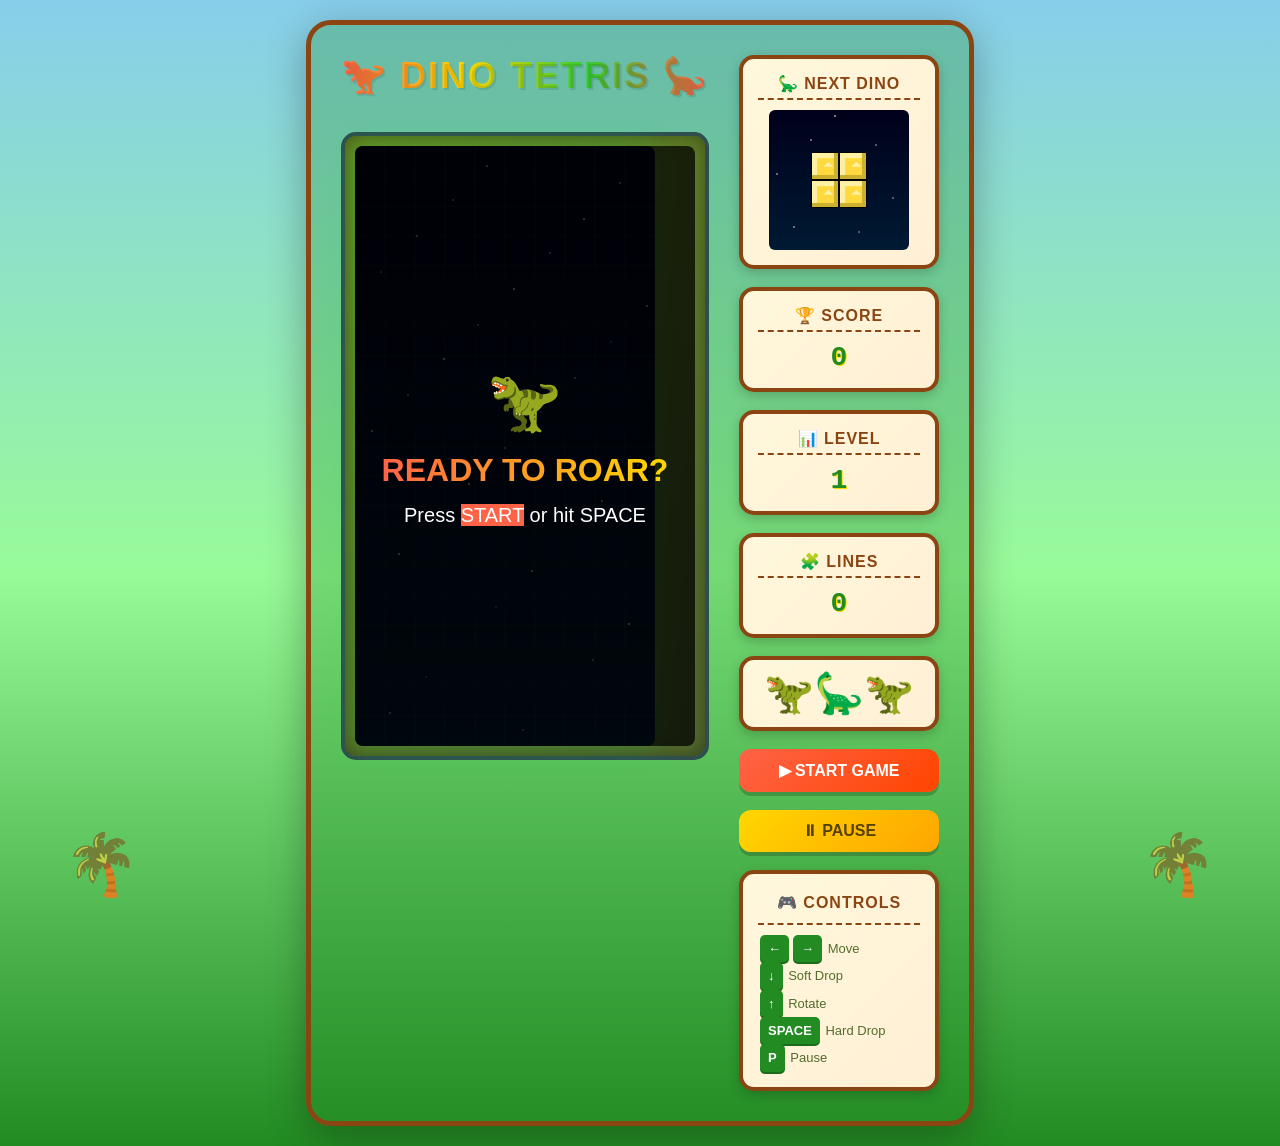
<file: DinoTetris/index.html>
<!DOCTYPE html>
<html lang="en">
<head>
<meta charset="UTF-8">
<meta name="viewport" content="width=device-width, initial-scale=1.0, maximum-scale=1.0, user-scalable=no, viewport-fit=cover">
<meta name="theme-color" content="#6B8E23" media="(prefers-color-scheme: light)">
<meta name="theme-color" content="#2F4F4F" media="(prefers-color-scheme: dark)">
<meta name="description" content="Colorful dinosaur-themed Tetris game. Installable offline PWA for iPhone and desktop.">
<meta name="application-name" content="Dino Tetris">
<meta name="apple-mobile-web-app-capable" content="yes">
<meta name="apple-mobile-web-app-status-bar-style" content="black-translucent">
<meta name="apple-mobile-web-app-title" content="Dino Tetris">
<meta name="mobile-web-app-capable" content="yes">
<meta name="format-detection" content="telephone=no">
<meta name="msapplication-TileColor" content="#6B8E23">
<meta name="msapplication-tap-highlight" content="no">
<meta http-equiv="X-UA-Compatible" content="IE=edge">

<title>Dino Tetris 🦖</title>

<link rel="manifest" href="./manifest.json">
<link rel="icon" type="image/png" sizes="32x32" href="./icons/favicon-32.png">
<link rel="apple-touch-icon" sizes="180x180" href="./icons/apple-touch-icon.png">
<link rel="icon" type="image/svg+xml" href="./icons/icon.svg">

<style>
  * {
    margin: 0;
    padding: 0;
    box-sizing: border-box;
  }

  body {
    font-family: 'Comic Sans MS', 'Trebuchet MS', sans-serif;
    min-height: 100vh;
    min-height: 100dvh;
    background: linear-gradient(180deg, #87CEEB 0%, #98FB98 50%, #228B22 100%);
    display: flex;
    justify-content: center;
    align-items: flex-start;
    padding: 20px;
    padding-top: max(20px, env(safe-area-inset-top));
    padding-bottom: max(20px, env(safe-area-inset-bottom));
    padding-left: max(20px, env(safe-area-inset-left));
    padding-right: max(20px, env(safe-area-inset-right));
    position: relative;
    overflow-x: hidden;
    -webkit-tap-highlight-color: transparent;
    overscroll-behavior: contain;
    touch-action: manipulation;
  }

  body::before {
    content: '🌴';
    position: fixed;
    font-size: 60px;
    bottom: 0;
    left: 5%;
    z-index: 0;
  }
  body::after {
    content: '🌴';
    position: fixed;
    font-size: 60px;
    bottom: 0;
    right: 5%;
    z-index: 0;
  }

  .game-wrapper {
    display: flex;
    gap: 30px;
    background: rgba(34, 139, 34, 0.3);
    padding: 30px;
    border-radius: 25px;
    border: 5px solid #8B4513;
    box-shadow: 0 10px 40px rgba(0, 0, 0, 0.3);
    position: relative;
    z-index: 1;
  }

  .game-title {
    text-align: center;
    font-size: 36px;
    font-weight: bold;
    background: linear-gradient(90deg, #FF6347, #FFD700, #32CD32, #FF6347);
    -webkit-background-clip: text;
    -webkit-text-fill-color: transparent;
    background-clip: text;
    text-shadow: 2px 2px 0 rgba(0,0,0,0.1);
    margin-bottom: 15px;
    letter-spacing: 2px;
  }

  .game-title::before { content: '🦖 '; }
  .game-title::after { content: ' 🦕'; }

  .left-panel {
    display: flex;
    flex-direction: column;
    gap: 20px;
  }

  .game-board-container {
    position: relative;
    padding: 10px;
    background: linear-gradient(135deg, #6B8E23, #556B2F);
    border-radius: 15px;
    border: 4px solid #2F4F4F;
    box-shadow: inset 0 0 20px rgba(0,0,0,0.4);
  }

  canvas#gameCanvas {
    display: block;
    background: linear-gradient(180deg, #00001a 0%, #001a33 100%);
    border-radius: 8px;
    box-shadow: 0 0 30px rgba(0, 255, 100, 0.2);
  }

  .right-panel {
    display: flex;
    flex-direction: column;
    gap: 18px;
    width: 200px;
  }

  .panel-box {
    background: linear-gradient(135deg, #FFF8DC, #FFEFD5);
    border: 4px solid #8B4513;
    border-radius: 15px;
    padding: 15px;
    box-shadow: 0 4px 12px rgba(0,0,0,0.2);
  }

  .panel-title {
    font-size: 16px;
    font-weight: bold;
    color: #8B4513;
    text-align: center;
    margin-bottom: 10px;
    text-transform: uppercase;
    letter-spacing: 1px;
    border-bottom: 2px dashed #8B4513;
    padding-bottom: 5px;
  }

  .stat-value {
    font-size: 28px;
    font-weight: bold;
    text-align: center;
    color: #228B22;
    font-family: 'Courier New', monospace;
    text-shadow: 1px 1px 0 #FFD700;
  }

  #nextCanvas {
    display: block;
    margin: 0 auto;
    background: linear-gradient(180deg, #00001a 0%, #001a33 100%);
    border-radius: 6px;
  }

  .dino-display {
    text-align: center;
    font-size: 40px;
    padding: 10px 0;
  }

  .controls-box {
    font-size: 13px;
    color: #556B2F;
    line-height: 1.8;
  }

  .controls-box .key {
    display: inline-block;
    background: #228B22;
    color: white;
    padding: 2px 8px;
    border-radius: 5px;
    font-weight: bold;
    min-width: 22px;
    text-align: center;
    box-shadow: 0 2px 0 #1a6b1a;
    margin: 0 2px;
  }

  .btn {
    width: 100%;
    padding: 12px;
    font-size: 16px;
    font-weight: bold;
    font-family: inherit;
    border: none;
    border-radius: 12px;
    cursor: pointer;
    transition: all 0.2s;
    box-shadow: 0 4px 0 rgba(0,0,0,0.2);
  }
  .btn:active { transform: translateY(2px); box-shadow: 0 2px 0 rgba(0,0,0,0.2); }
  .btn-start {
    background: linear-gradient(135deg, #FF6347, #FF4500);
    color: white;
  }
  .btn-start:hover { background: linear-gradient(135deg, #FF7F50, #FF6347); }
  .btn-pause {
    background: linear-gradient(135deg, #FFD700, #FFA500);
    color: #554200;
  }
  .btn-pause:hover { background: linear-gradient(135deg, #FFE066, #FFBF00); }

  .overlay {
    position: absolute;
    top: 10px; left: 10px; right: 10px; bottom: 10px;
    background: rgba(0, 0, 0, 0.75);
    border-radius: 8px;
    display: flex;
    flex-direction: column;
    justify-content: center;
    align-items: center;
    color: white;
    font-size: 20px;
    text-align: center;
    gap: 15px;
    z-index: 10;
  }
  .overlay.hidden { display: none; }
  .overlay-emoji { font-size: 60px; }
  .overlay-title {
    font-size: 32px;
    font-weight: bold;
    background: linear-gradient(90deg, #FF6347, #FFD700);
    -webkit-background-clip: text;
    -webkit-text-fill-color: transparent;
    background-clip: text;
  }

  @keyframes float {
    0%,100% { transform: translateY(0); }
    50% { transform: translateY(-8px); }
  }
  .dino-float { animation: float 2s ease-in-out infinite; }

  @media (max-width: 780px) {
    body { padding: 10px; align-items: flex-start; }
    .game-wrapper {
      flex-direction: column;
      gap: 14px;
      padding: 16px;
      max-width: 440px;
      width: 100%;
    }
    .game-title { font-size: 26px; margin-bottom: 8px; letter-spacing: 1px; }
    .left-panel, .right-panel { width: 100%; gap: 12px; }
    .game-board-container { display: flex; justify-content: center; padding: 6px; }
    canvas#gameCanvas {
      width: 100%;
      max-width: 320px;
      height: auto;
      aspect-ratio: 1 / 2;
    }
    .right-panel {
      display: grid;
      grid-template-columns: 1fr 1fr 1fr;
      gap: 10px;
    }
    .right-panel > .panel-box:nth-child(1) { grid-column: span 3; }
    .right-panel > .panel-box:nth-child(7),
    .right-panel > .panel-box:nth-child(8),
    .right-panel > .panel-box:nth-child(9) { grid-column: span 3; }
    .panel-box { padding: 10px; border-radius: 12px; }
    .panel-title { font-size: 12px; margin-bottom: 6px; padding-bottom: 4px; }
    .stat-value { font-size: 22px; }
    .dino-display { font-size: 30px; padding: 4px 0; }
    .btn { padding: 10px; font-size: 14px; }
    .controls-box { font-size: 11px; line-height: 1.6; }
    .key { font-size: 10px; padding: 1px 6px !important; min-width: 18px !important; }
  }

  @media (max-width: 780px) {
    .touch-controls { display: grid !important; }
  }

  .touch-controls {
    display: none;
    grid-template-columns: repeat(5, 1fr);
    gap: 10px;
    margin-top: 10px;
    width: 100%;
    max-width: 420px;
    margin-left: auto;
    margin-right: auto;
    padding: 0 4px;
  }
  .touch-btn {
    user-select: none;
    -webkit-user-select: none;
    background: linear-gradient(135deg, #228B22, #2E7D32);
    color: white;
    font-weight: bold;
    font-size: 22px;
    border: 3px solid #1B5E20;
    border-radius: 14px;
    padding: 14px 0;
    text-align: center;
    box-shadow: 0 4px 0 #145214;
    cursor: pointer;
    transition: transform 0.05s, box-shadow 0.05s;
    font-family: inherit;
    touch-action: manipulation;
  }
  .touch-btn:active {
    transform: translateY(3px);
    box-shadow: 0 1px 0 #145214;
  }
  .touch-btn.wide { grid-column: span 2; font-size: 14px; }
  .touch-btn.rot { background: linear-gradient(135deg, #FF9F45, #FF6347); border-color: #CC4444; box-shadow: 0 4px 0 #993333; }
  .touch-btn.drop { background: linear-gradient(135deg, #B983FF, #4D96FF); border-color: #3A76CC; box-shadow: 0 4px 0 #285599; }
  .touch-btn.hard { background: linear-gradient(135deg, #FFD93D, #FF8FB1); border-color: #CC6F8F; box-shadow: 0 4px 0 #99526B; color:#552244; }

  .install-banner {
    display: none;
    position: fixed;
    bottom: 16px;
    left: 50%;
    transform: translateX(-50%);
    background: linear-gradient(135deg, #FFF8DC, #FFEFD5);
    border: 3px solid #8B4513;
    border-radius: 14px;
    padding: 12px 16px;
    z-index: 999;
    max-width: 92vw;
    width: 380px;
    box-shadow: 0 10px 30px rgba(0,0,0,0.25);
    gap: 10px;
    align-items: center;
  }
  .install-banner.show { display: flex; }
  .install-icon { font-size: 36px; flex-shrink: 0; }
  .install-text { flex: 1; font-size: 13px; color: #5D4037; line-height: 1.4; }
  .install-text strong { color: #2E7D32; display: block; font-size: 14px; }
  .install-btn {
    background: linear-gradient(135deg, #FF6347, #FF4500);
    color: white;
    border: none;
    padding: 8px 12px;
    border-radius: 8px;
    font-weight: bold;
    font-family: inherit;
    font-size: 13px;
    cursor: pointer;
    flex-shrink: 0;
    box-shadow: 0 3px 0 rgba(0,0,0,0.2);
  }
  .install-close {
    background: none; border: none; color: #8B4513; cursor: pointer;
    font-size: 20px; padding: 0 4px; flex-shrink: 0; line-height: 1;
  }
</style>
</head>
<body>

<div class="game-wrapper">
  <div class="left-panel">
    <div class="game-title">DINO TETRIS</div>
    <div class="game-board-container">
      <canvas id="gameCanvas" width="300" height="600"></canvas>
      <div class="overlay" id="overlay">
        <div class="overlay-emoji dino-float">🦖</div>
        <div class="overlay-title">READY TO ROAR?</div>
        <div>Press <span class="key" style="background:#FF6347;">START</span> or hit <span class="key">SPACE</span></div>
      </div>
    </div>
  </div>

  <div class="right-panel">
    <div class="panel-box">
      <div class="panel-title">🦕 Next Dino</div>
      <canvas id="nextCanvas" width="140" height="140"></canvas>
    </div>
    <div class="panel-box">
      <div class="panel-title">🏆 Score</div>
      <div class="stat-value" id="score">0</div>
    </div>
    <div class="panel-box">
      <div class="panel-title">📊 Level</div>
      <div class="stat-value" id="level">1</div>
    </div>
    <div class="panel-box">
      <div class="panel-title">🧩 Lines</div>
      <div class="stat-value" id="lines">0</div>
    </div>
    <div class="panel-box dino-display dino-float">
      🦖🦕🦖
    </div>
    <button class="btn btn-start" id="startBtn">▶ START GAME</button>
    <button class="btn btn-pause" id="pauseBtn">⏸ PAUSE</button>
    <div class="panel-box controls-box">
      <div class="panel-title">🎮 Controls</div>
      <div><span class="key">←</span><span class="key">→</span> Move</div>
      <div><span class="key">↓</span> Soft Drop</div>
      <div><span class="key">↑</span> Rotate</div>
      <div><span class="key">SPACE</span> Hard Drop</div>
      <div><span class="key">P</span> Pause</div>
    </div>
  </div>
</div>

<div class="touch-controls" id="touchControls">
  <button class="touch-btn" data-act="left" aria-label="Move Left">◀</button>
  <button class="touch-btn rot" data-act="rotate" aria-label="Rotate">🔃</button>
  <button class="touch-btn" data-act="right" aria-label="Move Right">▶</button>
  <button class="touch-btn drop" data-act="soft" aria-label="Soft Drop">▼</button>
  <button class="touch-btn hard wide" data-act="hard" aria-label="Hard Drop">⬇ HARD DROP</button>
</div>

<div class="install-banner" id="installBanner" role="dialog" aria-live="polite">
  <div class="install-icon">🦖</div>
  <div class="install-text">
    <strong>Add to Home Screen</strong>
    Install Dino Tetris! Tap Share → Add to Home Screen.
  </div>
  <button class="install-btn" id="installBtn" aria-label="Install help">Help</button>
  <button class="install-close" id="installClose" aria-label="Dismiss">×</button>
</div>

<script>
(function() {
  const COLS = 10;
  const ROWS = 20;
  const BLOCK = 30;
  const NEXT_BLOCK = 28;

  const canvas = document.getElementById('gameCanvas');
  const ctx = canvas.getContext('2d');
  const nextCanvas = document.getElementById('nextCanvas');
  const nctx = nextCanvas.getContext('2d');

  const scoreEl = document.getElementById('score');
  const levelEl = document.getElementById('level');
  const linesEl = document.getElementById('lines');
  const overlay = document.getElementById('overlay');
  const startBtn = document.getElementById('startBtn');
  const pauseBtn = document.getElementById('pauseBtn');

  // Dino-themed colors (named after dinosaurs)
  const COLORS = {
    I: { fill: '#FF6B6B', light: '#FFB3B3', dark: '#CC4444', dino: 'T-Rex' },  // Red - Tyrannosaurus
    O: { fill: '#FFD93D', light: '#FFF0A3', dark: '#CCB030', dino: 'Triceratops' }, // Yellow - Triceratops
    T: { fill: '#6BCB77', light: '#B3E5BC', dark: '#4DA056', dino: 'Stegosaurus' }, // Green - Stegosaurus
    S: { fill: '#4D96FF', light: '#A6CCFF', dark: '#3A76CC', dino: 'Brachiosaurus' }, // Blue - Brachiosaurus
    Z: { fill: '#FF8FB1', light: '#FFC8D9', dark: '#CC6F8F', dino: 'Velociraptor' }, // Pink - Velociraptor
    J: { fill: '#B983FF', light: '#DCC2FF', dark: '#8E5ECC', dino: 'Ankylosaurus' }, // Purple - Ankylosaurus
    L: { fill: '#FF9F45', light: '#FFD2A8', dark: '#CC7F36', dino: 'Pterodactyl' },  // Orange - Pterodactyl
  };

  const SHAPES = {
    I: [[0,0,0,0],[1,1,1,1],[0,0,0,0],[0,0,0,0]],
    O: [[1,1],[1,1]],
    T: [[0,1,0],[1,1,1],[0,0,0]],
    S: [[0,1,1],[1,1,0],[0,0,0]],
    Z: [[1,1,0],[0,1,1],[0,0,0]],
    J: [[1,0,0],[1,1,1],[0,0,0]],
    L: [[0,0,1],[1,1,1],[0,0,0]],
  };

  let grid, current, next, pos, score, level, lines, gameState, dropCounter, dropInterval, lastTime, rafId;

  function resetGame() {
    grid = Array.from({length: ROWS}, () => Array(COLS).fill(0));
    score = 0; level = 1; lines = 0;
    dropInterval = 1000;
    dropCounter = 0; lastTime = 0;
    next = randomPiece();
    spawnPiece();
    updateStats();
  }

  function randomPiece() {
    const keys = Object.keys(SHAPES);
    const k = keys[Math.floor(Math.random() * keys.length)];
    return { type: k, shape: SHAPES[k].map(r => r.slice()) };
  }

  function spawnPiece() {
    current = next;
    next = randomPiece();
    pos = { x: Math.floor((COLS - current.shape[0].length) / 2), y: 0 };
    if (collide(current.shape, pos, grid)) {
      gameOver();
    }
  }

  function collide(shape, p, g) {
    for (let y = 0; y < shape.length; y++) {
      for (let x = 0; x < shape[y].length; x++) {
        if (!shape[y][x]) continue;
        const nx = p.x + x, ny = p.y + y;
        if (nx < 0 || nx >= COLS || ny >= ROWS) return true;
        if (ny >= 0 && g[ny][nx]) return true;
      }
    }
    return false;
  }

  function merge(shape, p, g, type) {
    for (let y = 0; y < shape.length; y++) {
      for (let x = 0; x < shape[y].length; x++) {
        if (shape[y][x]) {
          const ny = p.y + y;
          if (ny >= 0) g[ny][p.x + x] = type;
        }
      }
    }
  }

  function rotate(shape) {
    const n = shape.length;
    const res = Array.from({length: n}, () => Array(n).fill(0));
    for (let y = 0; y < n; y++) {
      for (let x = 0; x < n; x++) {
        res[x][n - 1 - y] = shape[y][x];
      }
    }
    return res;
  }

  function tryRotate() {
    const rotated = rotate(current.shape);
    const kicks = [0, -1, 1, -2, 2];
    for (const k of kicks) {
      if (!collide(rotated, { x: pos.x + k, y: pos.y }, grid)) {
        current.shape = rotated;
        pos.x += k;
        return;
      }
    }
  }

  function move(dx) {
    if (!collide(current.shape, { x: pos.x + dx, y: pos.y }, grid)) pos.x += dx;
  }

  function softDrop() {
    if (!collide(current.shape, { x: pos.x, y: pos.y + 1 }, grid)) {
      pos.y++;
      score += 1;
      updateStats();
    } else {
      lockPiece();
    }
    dropCounter = 0;
  }

  function hardDrop() {
    let dropped = 0;
    while (!collide(current.shape, { x: pos.x, y: pos.y + 1 }, grid)) {
      pos.y++;
      dropped++;
    }
    score += dropped * 2;
    lockPiece();
  }

  function lockPiece() {
    merge(current.shape, pos, grid, current.type);
    clearLines();
    spawnPiece();
    updateStats();
  }

  function clearLines() {
    let cleared = 0;
    for (let y = ROWS - 1; y >= 0; y--) {
      if (grid[y].every(c => c !== 0)) {
        grid.splice(y, 1);
        grid.unshift(Array(COLS).fill(0));
        cleared++;
        y++;
      }
    }
    if (cleared > 0) {
      const points = [0, 100, 300, 500, 800];
      score += points[cleared] * level;
      lines += cleared;
      const newLevel = Math.floor(lines / 10) + 1;
      if (newLevel > level) {
        level = newLevel;
        dropInterval = Math.max(100, 1000 - (level - 1) * 80);
      }
    }
  }

  function updateStats() {
    scoreEl.textContent = score;
    levelEl.textContent = level;
    linesEl.textContent = lines;
  }

  function drawBlock(c, x, y, size, type, ghost=false) {
    const col = COLORS[type];
    if (ghost) {
      c.fillStyle = 'rgba(255,255,255,0.15)';
      c.fillRect(x, y, size, size);
      c.strokeStyle = 'rgba(255,255,255,0.3)';
      c.lineWidth = 2;
      c.strokeRect(x+1, y+1, size-2, size-2);
      return;
    }
    // Main
    c.fillStyle = col.fill;
    c.fillRect(x, y, size, size);
    // Highlight
    c.fillStyle = col.light;
    c.fillRect(x, y, size, size * 0.22);
    c.fillRect(x, y, size * 0.22, size);
    // Shadow
    c.fillStyle = col.dark;
    c.fillRect(x, y + size - size*0.18, size, size*0.18);
    c.fillRect(x + size - size*0.18, y, size*0.18, size);
    // Border
    c.strokeStyle = '#000';
    c.lineWidth = 1;
    c.strokeRect(x + 0.5, y + 0.5, size - 1, size - 1);
    // Dino scale pattern (little triangle scales)
    c.fillStyle = col.light;
    const sx = x + size * 0.62;
    const sy = y + size * 0.35;
    const ts = size * 0.18;
    c.beginPath();
    c.moveTo(sx, sy);
    c.lineTo(sx + ts, sy + ts);
    c.lineTo(sx - ts, sy + ts);
    c.closePath();
    c.fill();
  }

  function drawGridBg() {
    // Stars
    for (let i = 0; i < 30; i++) {
      const sx = (i * 97) % canvas.width;
      const sy = (i * 53) % canvas.height;
      ctx.fillStyle = 'rgba(255,255,255,' + (0.3 + (i % 5) * 0.1) + ')';
      ctx.fillRect(sx, sy, 2, 2);
    }
    // Grid lines
    ctx.strokeStyle = 'rgba(0, 255, 100, 0.08)';
    ctx.lineWidth = 1;
    for (let x = 0; x <= COLS; x++) {
      ctx.beginPath();
      ctx.moveTo(x * BLOCK, 0);
      ctx.lineTo(x * BLOCK, ROWS * BLOCK);
      ctx.stroke();
    }
    for (let y = 0; y <= ROWS; y++) {
      ctx.beginPath();
      ctx.moveTo(0, y * BLOCK);
      ctx.lineTo(COLS * BLOCK, y * BLOCK);
      ctx.stroke();
    }
  }

  function getGhostPos() {
    let gy = pos.y;
    while (!collide(current.shape, { x: pos.x, y: gy + 1 }, grid)) gy++;
    return { x: pos.x, y: gy };
  }

  function draw() {
    ctx.clearRect(0, 0, canvas.width, canvas.height);
    drawGridBg();

    // Locked blocks
    for (let y = 0; y < ROWS; y++) {
      for (let x = 0; x < COLS; x++) {
        if (grid[y][x]) {
          drawBlock(ctx, x * BLOCK, y * BLOCK, BLOCK, grid[y][x]);
        }
      }
    }

    if (gameState === 'playing' || gameState === 'paused') {
      // Ghost
      const gp = getGhostPos();
      for (let y = 0; y < current.shape.length; y++) {
        for (let x = 0; x < current.shape[y].length; x++) {
          if (current.shape[y][x]) {
            drawBlock(ctx, (gp.x + x) * BLOCK, (gp.y + y) * BLOCK, 30, current.type, true);
          }
        }
      }
      // Current
      for (let y = 0; y < current.shape.length; y++) {
        for (let x = 0; x < current.shape[y].length; x++) {
          if (current.shape[y][x]) {
            drawBlock(ctx, (pos.x + x) * BLOCK, (pos.y + y) * BLOCK, 30, current.type);
          }
        }
      }
    }
  }

  function drawNext() {
    nctx.clearRect(0, 0, nextCanvas.width, nextCanvas.height);
    // Stars
    for (let i = 0; i < 10; i++) {
      nctx.fillStyle = 'rgba(255,255,255,' + (0.3 + (i % 3) * 0.1) + ')';
      nctx.fillRect((i*41)%nextCanvas.width, (i*29)%nextCanvas.height, 2, 2);
    }
    if (!next) return;
    const s = next.shape;
    const w = s[0].length * NEXT_BLOCK;
    const h = s.length * NEXT_BLOCK;
    const offX = (nextCanvas.width - w) / 2;
    const offY = (nextCanvas.height - h) / 2;
    for (let y = 0; y < s.length; y++) {
      for (let x = 0; x < s[y].length; x++) {
        if (s[y][x]) {
          drawBlock(nctx, offX + x * NEXT_BLOCK, offY + y * NEXT_BLOCK, NEXT_BLOCK, next.type);
        }
      }
    }
  }

  function update(time = 0) {
    if (gameState !== 'playing') return;
    const delta = time - lastTime;
    lastTime = time;
    dropCounter += delta;
    if (dropCounter > dropInterval) {
      if (!collide(current.shape, { x: pos.x, y: pos.y + 1 }, grid)) {
        pos.y++;
      } else {
        lockPiece();
      }
      dropCounter = 0;
    }
    draw();
    drawNext();
    rafId = requestAnimationFrame(update);
  }

  function startGame() {
    resetGame();
    gameState = 'playing';
    overlay.classList.add('hidden');
    startBtn.textContent = '🔄 RESTART';
    pauseBtn.textContent = '⏸ PAUSE';
    cancelAnimationFrame(rafId);
    lastTime = performance.now();
    rafId = requestAnimationFrame(update);
  }

  function togglePause() {
    if (gameState === 'playing') {
      gameState = 'paused';
      overlay.classList.remove('hidden');
      overlay.querySelector('.overlay-emoji').textContent = '⏸';
      overlay.querySelector('.overlay-title').textContent = 'PAUSED';
      overlay.querySelector('div:last-child').textContent = 'Press P or click Resume';
      pauseBtn.textContent = '▶ RESUME';
      draw();
    } else if (gameState === 'paused') {
      gameState = 'playing';
      overlay.classList.add('hidden');
      pauseBtn.textContent = '⏸ PAUSE';
      lastTime = performance.now();
      rafId = requestAnimationFrame(update);
    }
  }

  function gameOver() {
    gameState = 'gameover';
    overlay.classList.remove('hidden');
    overlay.querySelector('.overlay-emoji').textContent = '💀🦖';
    overlay.querySelector('.overlay-title').textContent = 'EXTINCT!';
    overlay.querySelector('div:last-child').innerHTML = 'Score: <strong>' + score + '</strong> — Press START to retry';
    startBtn.textContent = '🔄 PLAY AGAIN';
    cancelAnimationFrame(rafId);
    draw();
  }

  document.addEventListener('keydown', (e) => {
    if (e.key === ' ' && (gameState !== 'playing')) {
      e.preventDefault();
      startGame();
      return;
    }
    if (gameState !== 'playing') {
      if (e.key.toLowerCase() === 'p' && gameState === 'paused') togglePause();
      return;
    }
    switch(e.key) {
      case 'ArrowLeft': move(-1); draw(); break;
      case 'ArrowRight': move(1); draw(); break;
      case 'ArrowDown': softDrop(); break;
      case 'ArrowUp': tryRotate(); draw(); break;
      case ' ': e.preventDefault(); hardDrop(); draw(); break;
      case 'p': case 'P': togglePause(); break;
    }
  });

  startBtn.addEventListener('click', startGame);
  pauseBtn.addEventListener('click', togglePause);

  document.querySelectorAll('.touch-btn').forEach(function(btn) {
    function act() {
      if (gameState === 'idle' || gameState === 'gameover') { startGame(); return; }
      var a = btn.getAttribute('data-act');
      if (gameState !== 'playing' && a !== 'hard') return;
      switch(a) {
        case 'left':   move(-1); draw(); break;
        case 'right':  move(1); draw(); break;
        case 'rotate': tryRotate(); draw(); break;
        case 'soft':   softDrop(); break;
        case 'hard':   hardDrop(); draw(); break;
      }
    }
    btn.addEventListener('click', function(e) { e.preventDefault(); act(); });
    btn.addEventListener('touchstart', function(e) {
      e.preventDefault(); act();
    }, { passive: false });
  });

  var holdTimer = null;
  function startHold(fn, first) {
    clearInterval(holdTimer);
    fn();
    holdTimer = setTimeout(function() {
      holdTimer = setInterval(fn, 55);
    }, first || 200);
  }
  function stopHold() { clearInterval(holdTimer); holdTimer = null; }
  var tc = document.getElementById('touchControls');
  if (tc) {
    tc.addEventListener('touchstart', function(e) {
      var t = e.target.closest('.touch-btn'); if (!t) return;
      var a = t.getAttribute('data-act');
      if (a === 'left') { e.preventDefault(); startHold(function(){ if (gameState==='playing'){ move(-1); draw();} }, 160); }
      if (a === 'right'){ e.preventDefault(); startHold(function(){ if (gameState==='playing'){ move(1); draw();} }, 160); }
      if (a === 'soft') { e.preventDefault(); startHold(function(){ if (gameState==='playing') softDrop(); }, 100); }
    }, { passive: false });
    tc.addEventListener('touchend', stopHold);
    tc.addEventListener('touchcancel', stopHold);
    tc.addEventListener('mousedown', function(e) {
      var t = e.target.closest('.touch-btn'); if (!t) return;
      var a = t.getAttribute('data-act');
      if (a === 'left') startHold(function(){ if (gameState==='playing'){ move(-1); draw();} }, 160);
      if (a === 'right')startHold(function(){ if (gameState==='playing'){ move(1); draw();} }, 160);
      if (a === 'soft') startHold(function(){ if (gameState==='playing') softDrop(); }, 100);
    });
    tc.addEventListener('mouseup', stopHold);
    tc.addEventListener('mouseleave', stopHold);
  }

  if ('serviceWorker' in navigator) {
    window.addEventListener('load', function() {
      navigator.serviceWorker.register('./sw.js', { scope: './' })
        .then(function(reg) { console.log('SW registered:', reg.scope); })
        .catch(function(err) { console.warn('SW registration failed:', err); });
    });
  }

  (function splashScreen() {
    try {
      if (!(window.navigator && /iPhone|iPad|iPod/i.test(window.navigator.userAgent))) return;
      var w = screen.width, h = screen.height;
      if (w > h) { var t = w; w = h; h = t; }
      var ratio = window.devicePixelRatio || 1;
      var c = document.createElement('canvas');
      c.width = Math.round(w * ratio); c.height = Math.round(h * ratio);
      var g = c.getContext('2d');
      var grd = g.createLinearGradient(0, 0, 0, c.height);
      grd.addColorStop(0, '#87CEEB'); grd.addColorStop(0.5, '#98FB98'); grd.addColorStop(1, '#228B22');
      g.fillStyle = grd; g.fillRect(0, 0, c.width, c.height);
      g.textAlign = 'center';
      g.font = 'bold ' + Math.round(c.height * 0.09) + 'px Comic Sans MS, Trebuchet MS, sans-serif';
      var grd2 = g.createLinearGradient(0, 0, c.width, 0);
      grd2.addColorStop(0, '#FF6347'); grd2.addColorStop(0.5, '#FFD700'); grd2.addColorStop(1, '#FF6347');
      g.fillStyle = '#5C2020'; g.fillText('🦖 DINO TETRIS 🦕', c.width/2 + 2, c.height/2 + 2);
      g.fillStyle = grd2;    g.fillText('🦖 DINO TETRIS 🦕', c.width/2, c.height/2);
      g.font = 'bold ' + Math.round(c.height * 0.03) + 'px sans-serif';
      g.fillStyle = '#1B5E20';
      g.fillText('Loading game...', c.width/2, c.height * 0.72);
      var link = document.createElement('link');
      link.rel = 'apple-touch-startup-image';
      link.href = c.toDataURL('image/png');
      link.media = '(orientation: portrait) and (device-width: ' + w + 'px) and (-webkit-device-pixel-ratio: ' + ratio + ')';
      document.head.appendChild(link);
    } catch(e) {}
  })();

  (function installPrompt() {
    var banner = document.getElementById('installBanner');
    var isIOS = /iPhone|iPad|iPod/i.test(navigator.userAgent);
    var isStandalone = (window.matchMedia && window.matchMedia('(display-mode: standalone)').matches) || (window.navigator.standalone === true);
    if (!banner || isStandalone) return;
    var deferred = null;
    window.addEventListener('beforeinstallprompt', function(e) {
      e.preventDefault(); deferred = e;
      banner.querySelector('.install-text strong').textContent = 'Install Dino Tetris';
      banner.querySelector('.install-text').childNodes[2].nodeValue = ' Tap Install below to add to Home Screen.';
      banner.querySelector('#installBtn').textContent = 'Install';
      if (!localStorage.getItem('dinotetris_banner_dismissed')) banner.classList.add('show');
    });
    document.getElementById('installBtn').addEventListener('click', function() {
      if (deferred) { deferred.prompt(); deferred.userChoice.then(function(){ deferred = null; }); banner.classList.remove('show'); return; }
      if (isIOS) {
        alert('🦖 Install on iPhone:\n\n1. Tap the Share button ⎋ at the bottom\n2. Scroll down and tap "Add to Home Screen"\n3. Tap "Add" in the top right');
      }
    });
    document.getElementById('installClose').addEventListener('click', function() {
      banner.classList.remove('show');
      try { localStorage.setItem('dinotetris_banner_dismissed', '1'); } catch(e){}
    });
    if (isIOS && !localStorage.getItem('dinotetris_banner_dismissed')) {
      setTimeout(function(){ banner.classList.add('show'); }, 3500);
    }
  })();

  // Initial render
  resetGame();
  gameState = 'idle';
  draw();
  drawNext();
})();
</script>

</body>
</html>
</file>
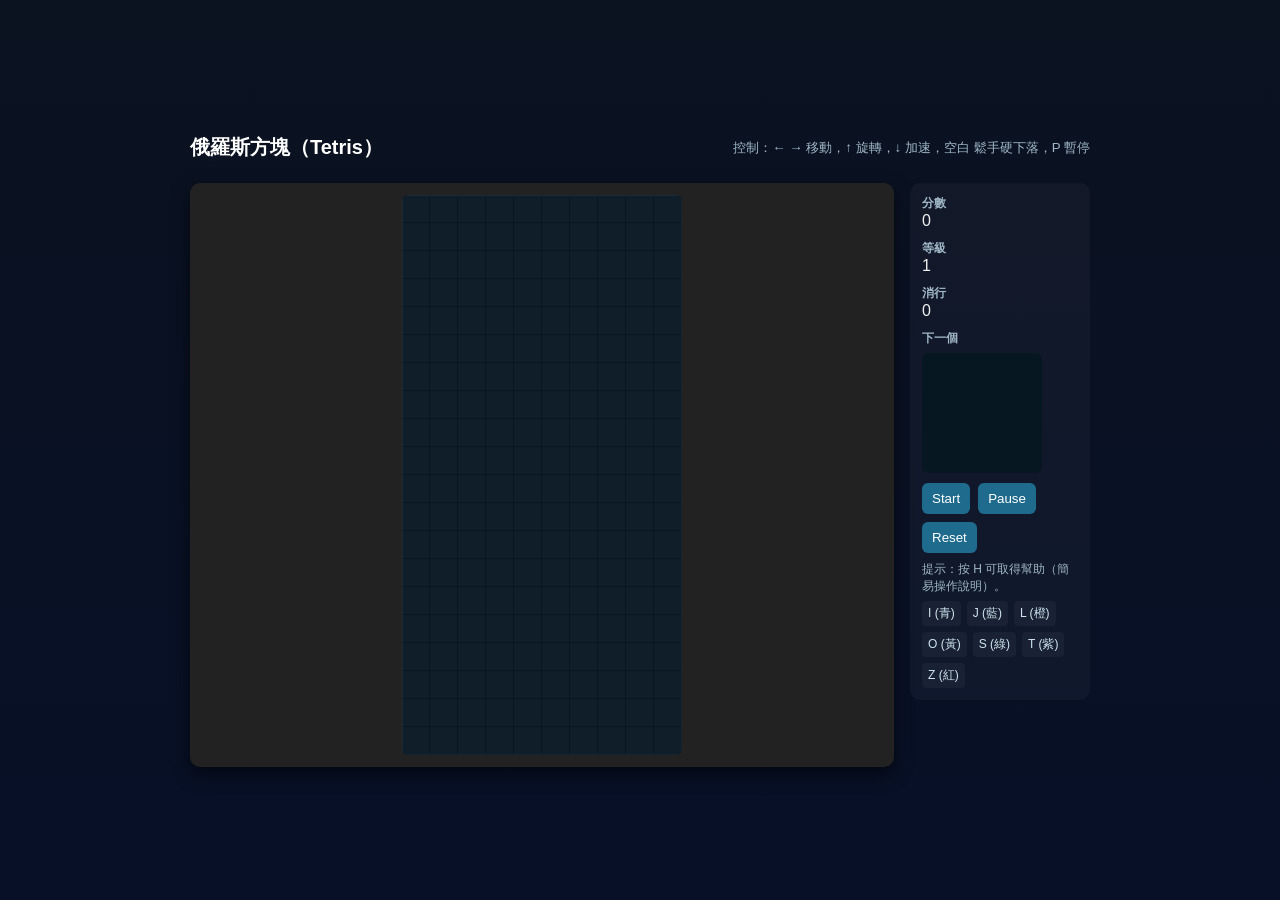
<file: Tetris/index.html>
<!doctype html>
<html lang="zh-Hant">
<head>
<meta name="apple-mobile-web-app-capable" content="yes">
<meta name="apple-mobile-web-app-status-bar-style" content="black-translucent">
<meta name="apple-mobile-web-app-title" content="Tetris">
<link rel="apple-touch-icon" href="Tetris.png">
<meta charset="utf-8" />
<meta name="viewport" content="width=device-width,initial-scale=1" />
<title>俄羅斯方塊（Tetris）</title>
<style>
  :root{
    --bg:#111;
    --panel:#222;
    --accent:#2ecc71;
    --tile-size:28px;
    --cols:10;
  }
  html,body{height:100%;margin:0;background:linear-gradient(180deg,#0b1220,#071027);color:#eee;font-family:Inter, "Segoe UI", Roboto, "Helvetica Neue", Arial;}
  .wrap{min-height:100%;display:flex;align-items:center;justify-content:center;padding:20px;box-sizing:border-box;}
  .game{
    display:grid;
    grid-template-columns: auto 180px;
    gap:16px;
    align-items:start;
    width:min(900px,96vw);
  }
  header{grid-column:1/3;display:flex;justify-content:space-between;align-items:center;margin-bottom:6px}
  h1{margin:0;font-size:20px;color:#fff}
  .board-wrap{background:var(--panel);padding:12px;border-radius:10px;box-shadow:0 6px 18px rgba(0,0,0,.6);display:flex;flex-direction:column;align-items:center}
  canvas{background:#071722;border-radius:6px;display:block}
  .sidebar{background:rgba(255,255,255,0.03);padding:12px;border-radius:10px;min-width:180px;box-sizing:border-box}
  .stat{margin-bottom:10px}
  .stat b{display:block;font-size:12px;color:#9fb7c6}
  .next-canvas{background:#071722;border-radius:6px;display:block;margin-top:6px}
  .controls{display:flex;gap:8px;flex-wrap:wrap}
  button{background:#1f6b8e;border:none;color:#fff;padding:8px 10px;border-radius:6px;cursor:pointer}
  .hint{font-size:12px;color:#9fb7c6;margin-top:8px}
  @media(max-width:700px){
    .game{grid-template-columns: 1fr; align-items:stretch}
    .sidebar{order:2}
  }
  /* tile color */
  .legend{display:flex;flex-wrap:wrap;gap:6px;margin-top:6px}
  .legend span{display:inline-block;padding:4px 6px;border-radius:4px;background:rgba(255,255,255,0.04);font-size:12px;color:#cfe6f0}
</style>
</head>
<body>
  <div class="wrap">
    <div class="game">
      <header>
        <h1>俄羅斯方塊（Tetris）</h1>
        <div>
          <small style="color:#9fb7c6">控制：← → 移動，↑ 旋轉，↓ 加速，空白 鬆手硬下落，P 暫停</small>
        </div>
      </header>

      <div class="board-wrap">
        <canvas id="board"></canvas>
      </div>

      <aside class="sidebar">
        <div class="stat"><b>分數</b><div id="score">0</div></div>
        <div class="stat"><b>等級</b><div id="level">1</div></div>
        <div class="stat"><b>消行</b><div id="lines">0</div></div>

        <div class="stat"><b>下一個</b>
          <canvas id="next" class="next-canvas" width="120" height="120"></canvas>
        </div>

        <div class="controls">
          <button id="btnStart">Start</button>
          <button id="btnPause">Pause</button>
          <button id="btnReset">Reset</button>
        </div>

        <div class="hint">提示：按 H 可取得幫助（簡易操作說明）。</div>

        <div class="legend" aria-hidden="true">
          <span>I (青)</span><span>J (藍)</span><span>L (橙)</span><span>O (黃)</span><span>S (綠)</span><span>T (紫)</span><span>Z (紅)</span>
        </div>
      </aside>
    </div>
  </div>

<script>
/* 簡化但完整的 Tetris 實作（JS） */
const COLS = 10, ROWS = 20;
const TILE = 28; // 基本方塊尺寸（像素）
const canvas = document.getElementById('board');
const ctx = canvas.getContext('2d');
const nextCanvas = document.getElementById('next');
const nctx = nextCanvas.getContext('2d');

let grid = createEmptyGrid();
let current = null;
let nextPiece = null;
let dropInterval = 1000; // ms
let lastDrop = 0;
let score = 0;
let level = 1;
let lines = 0;
let running = false;
let paused = false;

// 音效（簡單 beep）
// 使用 WebAudio API 產生短聲效
const audioCtx = new (window.AudioContext || window.webkitAudioContext)();
function beep(freq=440, duration=0.06, type='sine', gain=0.08){
  if (!audioCtx) return;
  const o = audioCtx.createOscillator();
  const g = audioCtx.createGain();
  o.type = type;
  o.frequency.value = freq;
  g.gain.value = gain;
  o.connect(g); g.connect(audioCtx.destination);
  o.start();
  o.stop(audioCtx.currentTime + duration);
}

// 方塊定義（4x4 matrix）
// 每個 tetromino 定義多個旋轉狀態
const PIECES = {
  I: {
    color: '#00e5ff',
    states: [
      [[0,0,0,0],[1,1,1,1],[0,0,0,0],[0,0,0,0]],
      [[0,0,1,0],[0,0,1,0],[0,0,1,0],[0,0,1,0]]
    ]
  },
  J: {
    color: '#0055ff',
    states: [
      [[1,0,0],[1,1,1],[0,0,0]],
      [[0,1,1],[0,1,0],[0,1,0]],
      [[0,0,0],[1,1,1],[0,0,1]],
      [[0,1,0],[0,1,0],[1,1,0]]
    ]
  },
  L: {
    color: '#ff8c00',
    states: [
      [[0,0,1],[1,1,1],[0,0,0]],
      [[0,1,0],[0,1,0],[0,1,1]],
      [[0,0,0],[1,1,1],[1,0,0]],
      [[1,1,0],[0,1,0],[0,1,0]]
    ]
  },
  O: {
    color: '#ffd400',
    states: [
      [[1,1],[1,1]]
    ]
  },
  S: {
    color: '#00c853',
    states: [
      [[0,1,1],[1,1,0],[0,0,0]],
      [[0,1,0],[0,1,1],[0,0,1]]
    ]
  },
  T: {
    color: '#9b59b6',
    states: [
      [[0,1,0],[1,1,1],[0,0,0]],
      [[0,1,0],[0,1,1],[0,1,0]],
      [[0,0,0],[1,1,1],[0,1,0]],
      [[0,1,0],[1,1,0],[0,1,0]]
    ]
  },
  Z: {
    color: '#ff1744',
    states: [
      [[1,1,0],[0,1,1],[0,0,0]],
      [[0,0,1],[0,1,1],[0,1,0]]
    ]
  }
};

const PIECE_KEYS = Object.keys(PIECES);

// 建立空的格子
function createEmptyGrid(){
  const g = [];
  for (let r=0;r<ROWS;r++){
    g.push(new Array(COLS).fill(0));
  }
  return g;
}

// 隨機取得一個 tetromino
function randomPiece(){
  const k = PIECE_KEYS[Math.floor(Math.random()*PIECE_KEYS.length)];
  const meta = PIECES[k];
  const stateIndex = 0;
  return {
    type: k,
    states: meta.states,
    color: meta.color,
    x: Math.floor((COLS - meta.states[0][0].length)/2),
    y: - (meta.states[0].length - 1),
    r: stateIndex
  };
}

// 旋轉（從 states 取 r）
function getShape(piece){
  return piece.states[piece.r];
}

// 碰撞檢查
function collide(xOffset=0,yOffset=0, rOffset=0){
  const shape = pieceShapeWithRotation(current, rOffset);
  for (let y=0;y<shape.length;y++){
    for (let x=0;x<shape[y].length;x++){
      if (!shape[y][x]) continue;
      const gx = current.x + x + xOffset;
      const gy = current.y + y + yOffset;
      if (gx < 0 || gx >= COLS || gy >= ROWS) return true;
      if (gy >= 0 && grid[gy][gx]) return true;
    }
  }
  return false;
}
function pieceShapeWithRotation(piece, rOffset=0){
  const states = piece.states;
  const r = (piece.r + rOffset + states.length) % states.length;
  return states[r];
}

// 將方塊固定到 grid
function lockPiece(){
  const shape = getShape(current);
  for (let y=0;y<shape.length;y++){
    for (let x=0;x<shape[y].length;x++){
      if (!shape[y][x]) continue;
      const gx = current.x + x;
      const gy = current.y + y;
      if (gy < 0) {
        // game over
        gameOver();
        return;
      }
      grid[gy][gx] = { color: current.color };
    }
  }
  // 消行
  let cleared = 0;
  for (let r=ROWS-1;r>=0;r--){
    if (grid[r].every(c=>c)) {
      grid.splice(r,1);
      grid.unshift(new Array(COLS).fill(0));
      cleared++;
      r++; // recheck same row index after splice
    }
  }
  if (cleared>0){
    // 計分（傳統）
    const points = [0,40,100,300,1200];
    score += points[cleared] * level;
    lines += cleared;
    // 等級提升：每消 10 行升一級
    const newLevel = Math.floor(lines / 10) + 1;
    if (newLevel > level) {
      level = newLevel;
      // 加速
      dropInterval = Math.max(100, 1000 - (level - 1) * 80);
    }
    beep(600,0.06,'saw',0.06);
  }

  // 下一個成為 current
  current = nextPiece || randomPiece();
  nextPiece = randomPiece();
  updateStats();
  drawNext();
  // 若一放下就碰撞 -> game over handled in lockPiece when gy<0
}

// 移動與旋轉
function move(dx){
  if (!current) return;
  if (!collide(dx,0,0)) {
    current.x += dx;
  } else {
    return;
  }
}
function softDrop(){
  if (!current) return;
  if (!collide(0,1,0)) {
    current.y += 1;
  } else {
    // can't move down, lock
    lockPiece();
  }
}
function hardDrop(){
  if (!current) return;
  while(!collide(0,1,0)){
    current.y += 1;
    score += 2; // small reward for hard drop distance
  }
  lockPiece();
  beep(900,0.04,'sine',0.04);
}
function rotate(){
  if (!current) return;
  if (!collide(0,0,1)) {
    current.r = (current.r + 1) % current.states.length;
  } else {
    // simple wall kick: try left or right
    if (!collide(-1,0,1)) current.x -= 1, current.r = (current.r+1)%current.states.length;
    else if (!collide(1,0,1)) current.x += 1, current.r = (current.r+1)%current.states.length;
  }
}

// 繪製函式
function draw(){
  // canvas size 根據 TILE 與 ROWS/COLS
  canvas.width = COLS * TILE;
  canvas.height = ROWS * TILE;
  // scale for crispness on high DPI
  const dpr = window.devicePixelRatio || 1;
  canvas.style.width = (COLS * TILE) + 'px';
  canvas.style.height = (ROWS * TILE) + 'px';
  if (dpr !== 1) {
    canvas.width = Math.round(COLS * TILE * dpr);
    canvas.height = Math.round(ROWS * TILE * dpr);
    ctx.setTransform(dpr,0,0,dpr,0,0);
  } else {
    ctx.setTransform(1,0,0,1,0,0);
  }

  // 背景
  ctx.fillStyle = '#071722';
  ctx.fillRect(0,0,canvas.width,canvas.height);

  // draw grid cells
  for (let r=0;r<ROWS;r++){
    for (let c=0;c<COLS;c++){
      const cell = grid[r][c];
      if (cell) drawTile(ctx,c* TILE, r* TILE, TILE, cell.color);
      else {
        // empty cell faint grid
        ctx.fillStyle = 'rgba(255,255,255,0.03)';
        ctx.fillRect(c*TILE, r*TILE, TILE-1, TILE-1);
      }
    }
  }

  // draw current piece
  if (current) {
    const shape = getShape(current);
    for (let y=0;y<shape.length;y++){
      for (let x=0;x<shape[y].length;x++){
        if (!shape[y][x]) continue;
        const gx = current.x + x;
        const gy = current.y + y;
        if (gy >= 0) drawTile(ctx, gx*TILE, gy*TILE, TILE, current.color);
      }
    }
  }

  // draw border
  ctx.strokeStyle = 'rgba(255,255,255,0.06)';
  ctx.lineWidth = 2;
  ctx.strokeRect(0,0,canvas.width,canvas.height);
}

// tile style
function drawTile(ctx,x,y,size,color){
  // main rect
  ctx.fillStyle = color;
  roundRect(ctx, x+1, y+1, size-2, size-2, 4, true, false);

  // inner highlight
  ctx.fillStyle = 'rgba(255,255,255,0.12)';
  ctx.fillRect(x+3, y+3, size-6, Math.max(4,size/4));

  // inner shading bottom
  ctx.fillStyle = 'rgba(0,0,0,0.15)';
  ctx.fillRect(x+3, y+size/2, size-6, size/2 - 3);
}

function roundRect(ctx,x,y,w,h,r,fill,stroke){
  ctx.beginPath();
  ctx.moveTo(x+r,y);
  ctx.arcTo(x+w,y,x+w,y+h,r);
  ctx.arcTo(x+w,y+h,x,y+h,r);
  ctx.arcTo(x,y+h,x,y,r);
  ctx.arcTo(x,y,x+w,y,r);
  ctx.closePath();
  if (fill) ctx.fill();
  if (stroke) ctx.stroke();
}

// draw next preview
function drawNext(){
  nctx.clearRect(0,0,nextCanvas.width,nextCanvas.height);
  nctx.fillStyle = '#071722';
  nctx.fillRect(0,0,nextCanvas.width,nextCanvas.height);
  if (!nextPiece) return;
  const box = 4 * TILE;
  const scale = Math.min(nextCanvas.width/box, nextCanvas.height/box);
  const ox = (nextCanvas.width - box*scale)/2;
  const oy = (nextCanvas.height - box*scale)/2;

  const shape = nextPiece.states[0];
  for (let y=0;y<shape.length;y++){
    for (let x=0;x<shape[y].length;x++){
      if (!shape[y][x]) continue;
      const px = ox + x * TILE * scale;
      const py = oy + y * TILE * scale;
      // draw small tile
      nctx.fillStyle = nextPiece.color;
      nctx.fillRect(px+1,py+1,TILE*scale-2,TILE*scale-2);
    }
  }
}

// game loop
let lastTime = 0;
function loop(ts){
  if (!running) return;
  if (paused) {
    lastTime = ts;
    requestAnimationFrame(loop);
    return;
  }
  if (!lastTime) lastTime = ts;
  const delta = ts - lastTime;
  lastTime = ts;

  lastDrop += delta;
  if (lastDrop >= dropInterval) {
    lastDrop = 0;
    softDrop();
  }
  draw();
  requestAnimationFrame(loop);
}

// game control
function startGame(){
  grid = createEmptyGrid();
  current = randomPiece();
  nextPiece = randomPiece();
  score = 0; level = 1; lines = 0;
  dropInterval = 1000;
  running = true;
  paused = false;
  lastDrop = 0;
  updateStats();
  drawNext();
  beep(400,0.06,'sine',0.05);
  requestAnimationFrame(loop);
}
function pauseGame(){
  paused = !paused;
  document.getElementById('btnPause').textContent = paused ? 'Resume' : 'Pause';
}
function resetGame(){
  running = false;
  paused = false;
  score = 0; level = 1; lines = 0;
  grid = createEmptyGrid();
  current = null; nextPiece = null;
  updateStats();
  draw();
}
function gameOver(){
  running = false;
  beep(120,0.18,'saw',0.08);
  alert('遊戲結束！分數：' + score);
}

// stats
function updateStats(){
  document.getElementById('score').textContent = score;
  document.getElementById('level').textContent = level;
  document.getElementById('lines').textContent = lines;
}

// key controls
window.addEventListener('keydown',(e)=>{
  if (!running) return;
  if (e.key === 'p' || e.key === 'P') { pauseGame(); e.preventDefault(); return; }
  if (paused) return;
  if (['ArrowLeft','a','A'].includes(e.key)) { move(-1); e.preventDefault(); draw(); }
  if (['ArrowRight','d','D'].includes(e.key)) { move(1); e.preventDefault(); draw(); }
  if (['ArrowUp','w','W'].includes(e.key)) { rotate(); e.preventDefault(); draw(); }
  if (['ArrowDown','s','S'].includes(e.key)) { softDrop(); e.preventDefault(); draw(); }
  if (e.code === 'Space') { hardDrop(); e.preventDefault(); draw(); }
  if (e.key === 'h' || e.key === 'H') {
    alert('Tetris 控制：← → 移動，↑ 旋轉，↓ 加速，空白 鬆手硬下落，P 暫停\n按 Start 開始遊戲');
  }
});

// 按鈕事件
document.getElementById('btnStart').addEventListener('click', ()=>{ startGame(); });
document.getElementById('btnPause').addEventListener('click', ()=>{ pauseGame(); });
document.getElementById('btnReset').addEventListener('click', ()=>{ resetGame(); });

// init drawing baseline
draw();

// 自動縮放（視口改變時）
window.addEventListener('resize', draw);

// 小提示：若要加速（hold down 要平滑），可實作 keydown repeat handling（此示範維持簡潔）
</script>
</body>
</html>
</file>
